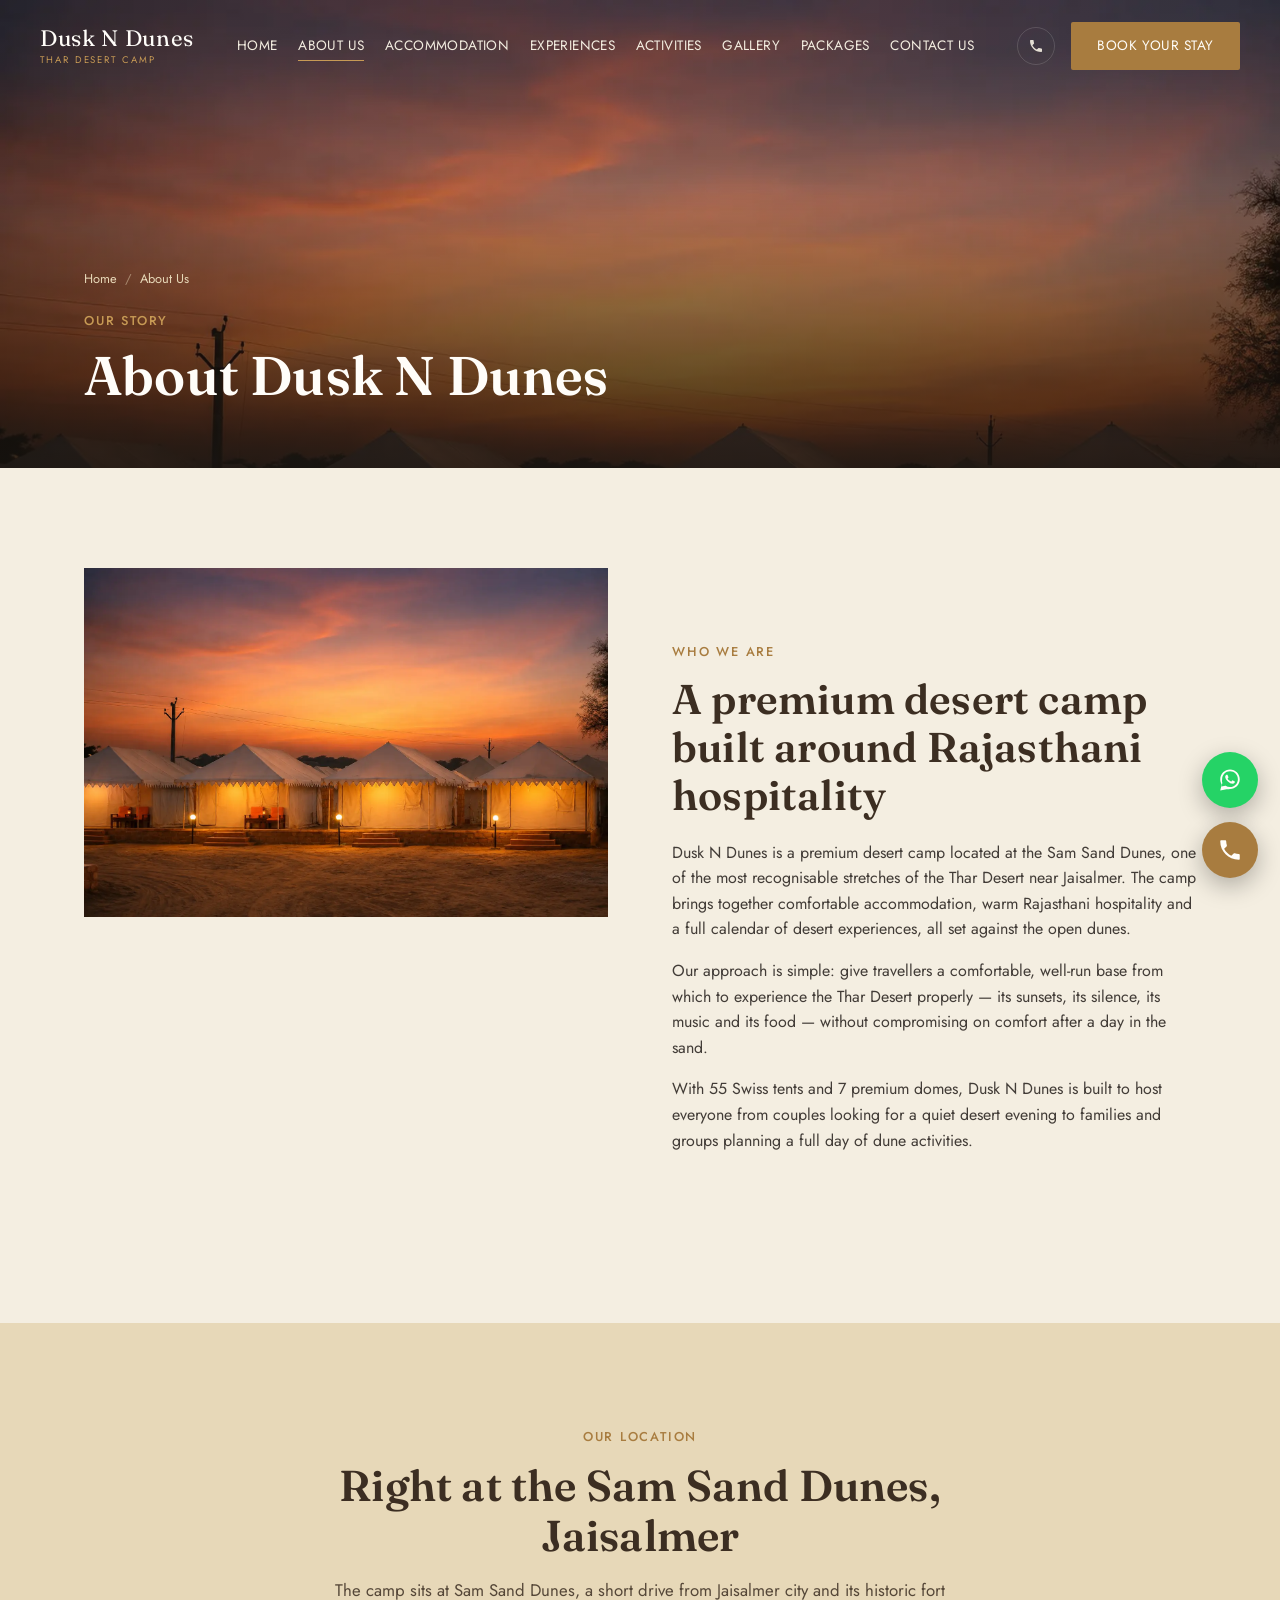
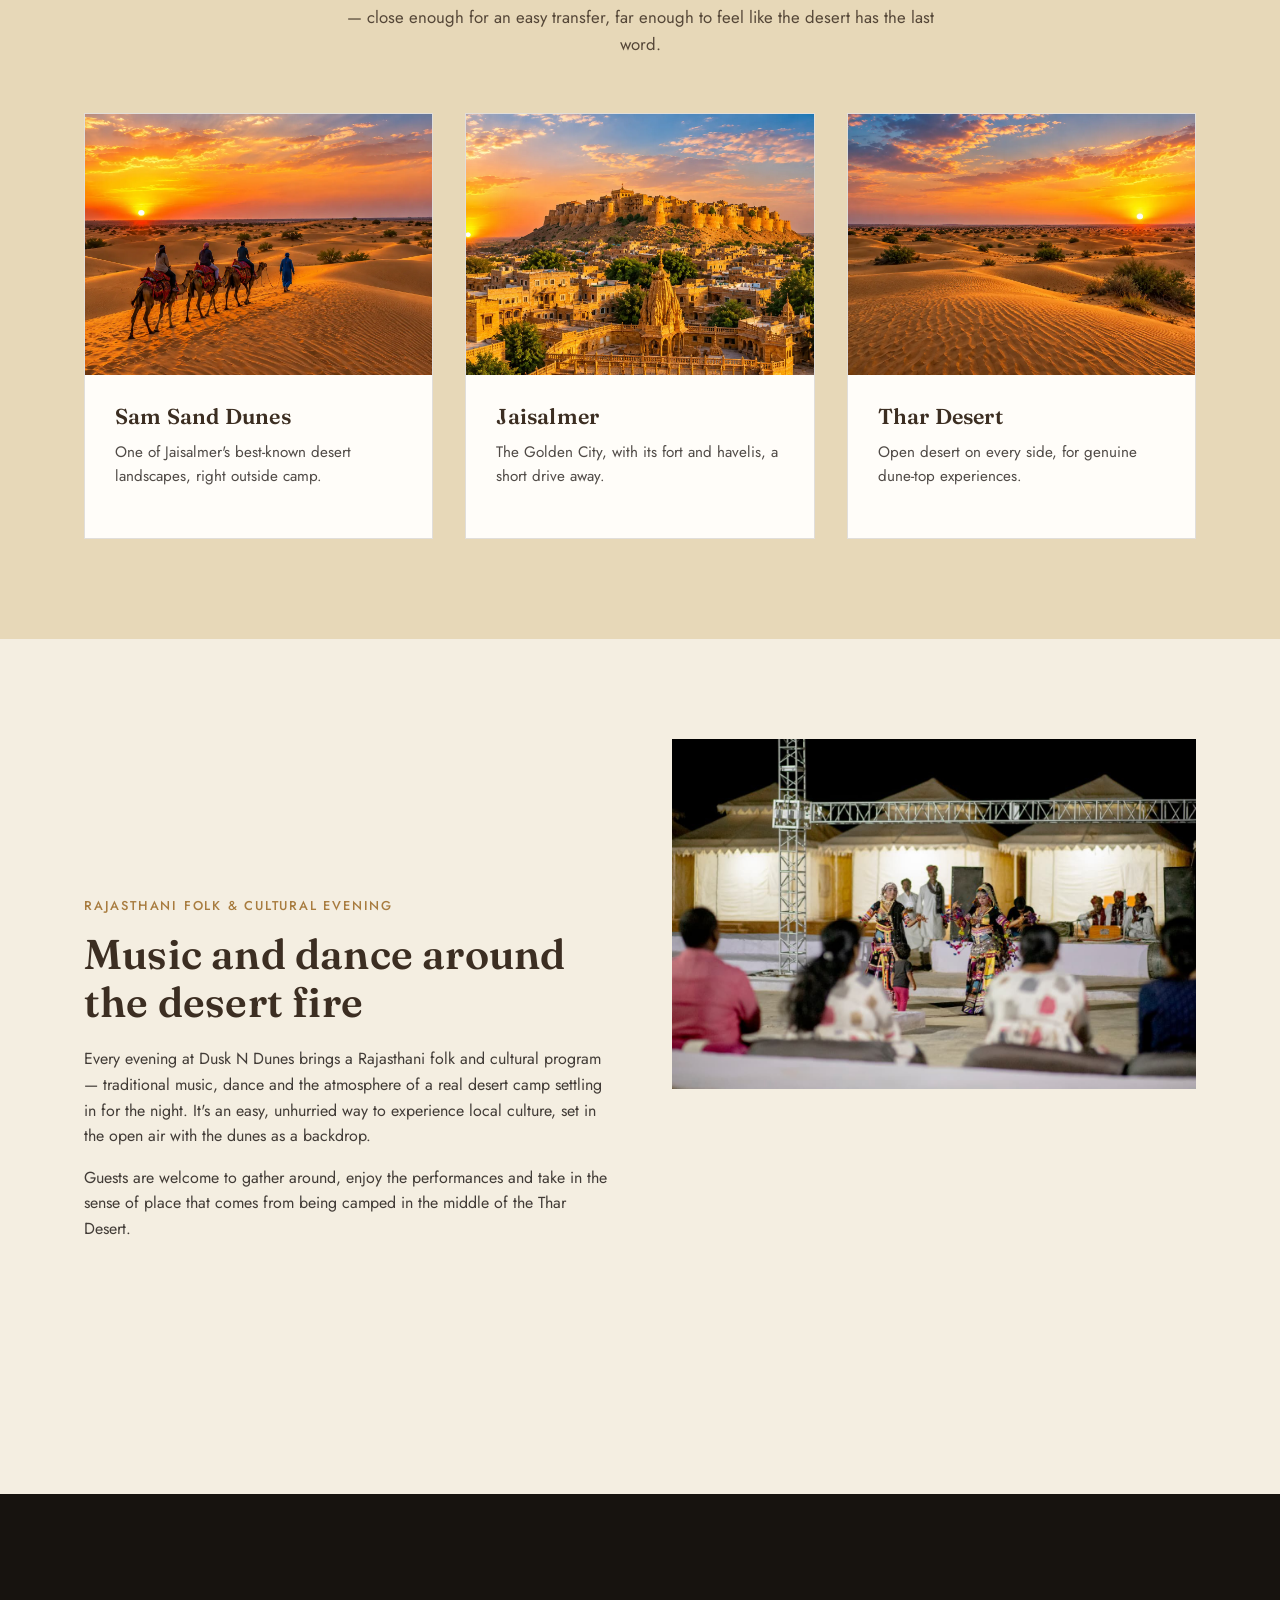
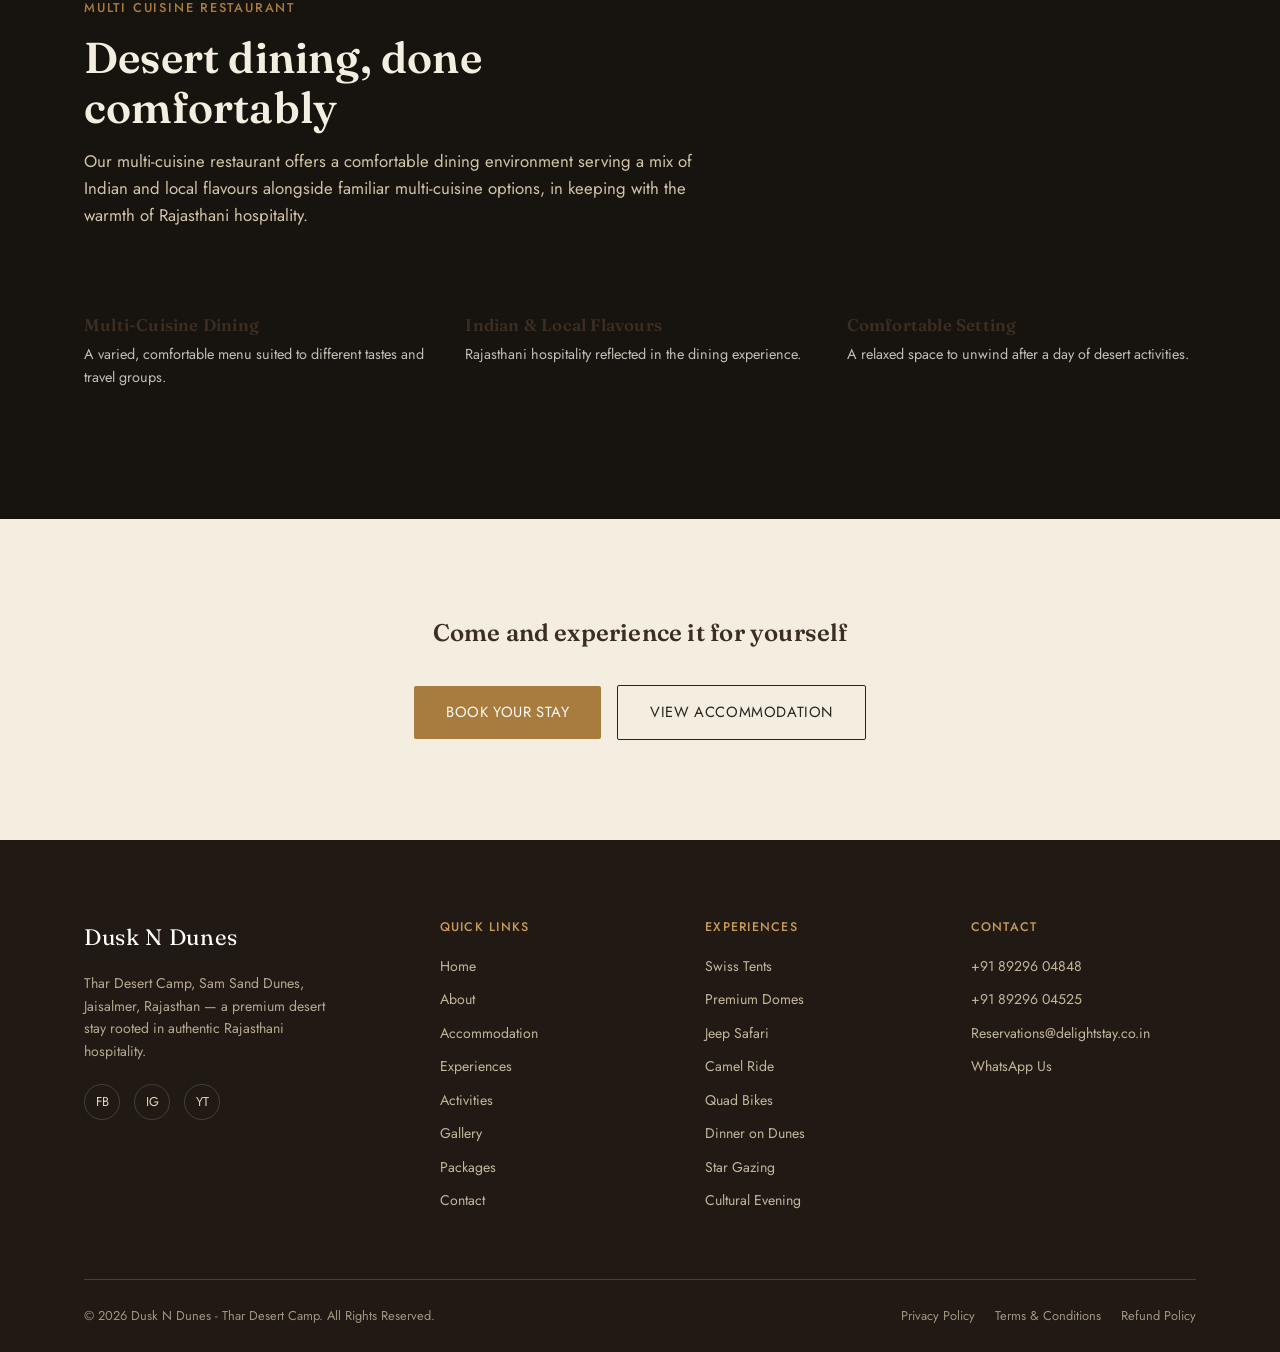
<file: about.html>
<!DOCTYPE html>
<html lang="en">
<head>
  <meta charset="UTF-8">
    <meta name="viewport" content="width=device-width, initial-scale=1.0">
    <title>About Us | Dusk N Dunes Desert Camp, Jaisalmer</title>
    <meta name="description" content="Learn about Dusk N Dunes, a premium desert camp at Sam Sand Dunes, Jaisalmer, offering Rajasthani hospitality, cultural evenings and multi-cuisine dining.">
    <link rel="canonical" href="https://www.dusknddunes.com/about.html">
    <meta name="robots" content="index, follow">

    <!-- Open Graph -->
    <meta property="og:type" content="website">
    <meta property="og:title" content="About Us | Dusk N Dunes Desert Camp, Jaisalmer">
    <meta property="og:description" content="Learn about Dusk N Dunes, a premium desert camp at Sam Sand Dunes, Jaisalmer, offering Rajasthani hospitality, cultural evenings and multi-cuisine dining.">
    <meta property="og:image" content="https://www.dusknddunes.com/images/desert/about-hero.jpg">
    <meta property="og:url" content="https://www.dusknddunes.com/about.html">
    <meta property="og:site_name" content="Dusk N Dunes - Thar Desert Camp">

    <!-- Twitter -->
    <meta name="twitter:card" content="summary_large_image">
    <meta name="twitter:title" content="About Us | Dusk N Dunes Desert Camp, Jaisalmer">
    <meta name="twitter:description" content="Learn about Dusk N Dunes, a premium desert camp at Sam Sand Dunes, Jaisalmer, offering Rajasthani hospitality, cultural evenings and multi-cuisine dining.">
    <meta name="twitter:image" content="https://www.dusknddunes.com/images/desert/about-hero.jpg">

    <link rel="icon" href="images/favicon.png" type="image/png">
    <link rel="preconnect" href="https://fonts.googleapis.com">
    <link rel="preconnect" href="https://fonts.gstatic.com" crossorigin>
    <link href="https://fonts.googleapis.com/css2?family=Fraunces:ital,wght@0,500;0,600;1,500&family=Jost:wght@400;500;600&display=swap" rel="stylesheet">
    <link rel="stylesheet" href="css/style.css">
    <link rel="stylesheet" href="css/responsive.css">
    
</head>
<body>
  <a class="skip-link" href="#main">Skip to content</a>
  <header class="site-header">
    <div class="header-inner">
      <a href="index.html" class="brand">
        <span class="brand-name">Dusk N Dunes</span>
        <span class="brand-sub">THAR DESERT CAMP</span>
      </a>
      <nav class="main-nav" aria-label="Primary">
        <a href="index.html">HOME</a>
        <a href="about.html" class="active">ABOUT US</a>
        <a href="accommodation.html">ACCOMMODATION</a>
        <a href="dinner-on-dunes.html">EXPERIENCES</a>
        <a href="safari-activities.html">ACTIVITIES</a>
        <a href="gallery.html">GALLERY</a>
        <a href="tour-packages.html">PACKAGES</a>
        <a href="contact.html">CONTACT US</a>
      </nav>
      <div class="header-actions">
        <a href="tel:+918929604848" class="phone-link" aria-label="Call +91 89296 04848" title="+91 89296 04848">
          <svg viewBox="0 0 24 24" fill="currentColor" aria-hidden="true"><path d="M6.6 10.8c1.4 2.8 3.8 5.1 6.6 6.6l2.2-2.2c.3-.3.7-.4 1-.2 1.1.4 2.3.6 3.6.6.6 0 1 .4 1 1V20c0 .6-.4 1-1 1C10.6 21 3 13.4 3 4c0-.6.4-1 1-1h3.5c.6 0 1 .4 1 1 0 1.3.2 2.5.6 3.6.1.4 0 .8-.3 1.1L6.6 10.8z"/></svg>
          <span class="phone-text">+91 89296 04848</span>
        </a>
        <a href="contact.html#enquiry" class="btn btn-primary btn-header-cta">BOOK YOUR STAY</a>
        <button class="hamburger" aria-label="Open menu" aria-expanded="false">
          <span></span><span></span><span></span>
        </button>
      </div>
    </div>
  </header>

  <nav class="mobile-nav" aria-label="Mobile">
    <a href="index.html">HOME</a>
        <a href="about.html">ABOUT US</a>
        <a href="accommodation.html">ACCOMMODATION</a>
        <a href="dinner-on-dunes.html">EXPERIENCES</a>
        <a href="safari-activities.html">ACTIVITIES</a>
        <a href="gallery.html">GALLERY</a>
        <a href="tour-packages.html">PACKAGES</a>
        <a href="contact.html">CONTACT US</a>
    <a href="contact.html#enquiry" class="btn btn-primary">BOOK YOUR STAY</a>
    <div class="mobile-nav-contact">
      <a href="tel:+918929604848">CALL NOW — +91 89296 04848</a>
      <a href="https://wa.me/918929604848" target="_blank" rel="noopener">WHATSAPP US</a>
    </div>
  </nav>

  <main id="main">

    <section class="page-hero">
      <div class="hero-media">
        <figure class="ph-img " data-label="About Dusk N Dunes — desert panorama"><img src="images/desert/about-hero.webp" alt="Panoramic view of the Thar Desert near Jaisalmer" loading="lazy" width="800" height="600"></figure>
      </div>
      <div class="hero-content">
        <div class="breadcrumbs"><a href="index.html">Home</a><span>/</span>About Us</div>
        <span class="eyebrow">OUR STORY</span>
        <h1>About Dusk N Dunes</h1>
      </div>
    </section>

    <section class="section reveal">
      <div class="container split">
        <div class="split-media">
          <figure class="ph-img " data-label="Camp at evening"><img src="images/desert/about-hero.webp" alt="Dusk N Dunes desert camp lit up in the evening" loading="lazy" width="800" height="600"></figure>
        </div>
        <div class="split-text">
          <span class="eyebrow">WHO WE ARE</span>
          <h2>A premium desert camp built around Rajasthani hospitality</h2>
          <p>Dusk N Dunes is a premium desert camp located at the Sam Sand Dunes, one of the most recognisable stretches of the Thar Desert near Jaisalmer. The camp brings together comfortable accommodation, warm Rajasthani hospitality and a full calendar of desert experiences, all set against the open dunes.</p>
          <p>Our approach is simple: give travellers a comfortable, well-run base from which to experience the Thar Desert properly — its sunsets, its silence, its music and its food — without compromising on comfort after a day in the sand.</p>
          <p>With 55 Swiss tents and 7 premium domes, Dusk N Dunes is built to host everyone from couples looking for a quiet desert evening to families and groups planning a full day of dune activities.</p>
        </div>
      </div>
    </section>

    <section class="section section--sand reveal">
      <div class="container">
        <div class="section-head center">
          <span class="eyebrow">OUR LOCATION</span>
          <h2>Right at the Sam Sand Dunes, Jaisalmer</h2>
          <p style="margin:0 auto;">The camp sits at Sam Sand Dunes, a short drive from Jaisalmer city and its historic fort — close enough for an easy transfer, far enough to feel like the desert has the last word.</p>
        </div>
        <div class="card-grid cols-3">
          <div class="card">
            <div class="card-media ph-img" data-label="Sam Sand Dunes">
              <img src="images/desert/sam-sand-dunes.webp" alt="Sam Sand Dunes near Jaisalmer, Rajasthan" loading="lazy" width="600" height="450">
            </div>
            <div class="card-body"><h3>Sam Sand Dunes</h3><p>One of Jaisalmer's best-known desert landscapes, right outside camp.</p></div>
          </div>
          <div class="card">
            <div class="card-media ph-img" data-label="Jaisalmer Fort">
              <img src="images/desert/jaisalmer-landscape.webp" alt="Jaisalmer landscape near the Thar Desert" loading="lazy" width="600" height="450">
            </div>
            <div class="card-body"><h3>Jaisalmer</h3><p>The Golden City, with its fort and havelis, a short drive away.</p></div>
          </div>
          <div class="card">
            <div class="card-media ph-img" data-label="Thar Desert">
              <img src="images/desert/thar-desert.webp" alt="Thar Desert landscape around Dusk N Dunes camp" loading="lazy" width="600" height="450">
            </div>
            <div class="card-body"><h3>Thar Desert</h3><p>Open desert on every side, for genuine dune-top experiences.</p></div>
          </div>
        </div>
      </div>
    </section>

    <section class="section reveal">
      <div class="container split">
        <div class="split-text">
          <span class="eyebrow">RAJASTHANI FOLK &amp; CULTURAL EVENING</span>
          <h2>Music and dance around the desert fire</h2>
          <p>Every evening at Dusk N Dunes brings a Rajasthani folk and cultural program — traditional music, dance and the atmosphere of a real desert camp settling in for the night. It's an easy, unhurried way to experience local culture, set in the open air with the dunes as a backdrop.</p>
          <p>Guests are welcome to gather around, enjoy the performances and take in the sense of place that comes from being camped in the middle of the Thar Desert.</p>
        </div>
        <div class="split-media">
          <figure class="ph-img " data-label="Rajasthani folk dance evening"><img src="images/cultural/rajasthani-folk-dance.jpeg" alt="Rajasthani folk dancers performing at Dusk N Dunes camp in the evening" loading="lazy" width="800" height="600"></figure>
        </div>
      </div>
    </section>

    <section class="section section--dark">
      <div class="container">
        <div class="section-head">
          <span class="eyebrow">MULTI CUISINE RESTAURANT</span>
          <h2>Desert dining, done comfortably</h2>
          <p>Our multi-cuisine restaurant offers a comfortable dining environment serving a mix of Indian and local flavours alongside familiar multi-cuisine options, in keeping with the warmth of Rajasthani hospitality.</p>
        </div>
        <div class="feature-strip">
          <div class="item"><h4>Multi-Cuisine Dining</h4><p>A varied, comfortable menu suited to different tastes and travel groups.</p></div>
          <div class="item"><h4>Indian &amp; Local Flavours</h4><p>Rajasthani hospitality reflected in the dining experience.</p></div>
          <div class="item"><h4>Comfortable Setting</h4><p>A relaxed space to unwind after a day of desert activities.</p></div>
        </div>
      </div>
    </section>

    <section class="section">
      <div class="container center" style="max-width:640px;text-align:center;">
        <h2 style="margin-bottom:18px;">Come and experience it for yourself</h2>
        <div class="hero-ctas" style="justify-content:center;">
          <a href="contact.html#enquiry" class="btn btn-primary">BOOK YOUR STAY</a>
          <a href="accommodation.html" class="btn btn-outline">VIEW ACCOMMODATION</a>
        </div>
      </div>
    </section>

  </main>

  <footer class="site-footer">
    <div class="container">
      <div class="footer-grid">
        <div class="footer-brand">
          <span class="brand-name">Dusk N Dunes</span>
          <p>Thar Desert Camp, Sam Sand Dunes, Jaisalmer, Rajasthan — a premium desert stay rooted in authentic Rajasthani hospitality.</p>
          <div class="footer-social" aria-label="Social media">
            <a href="#" aria-label="Facebook">FB</a>
            <a href="#" aria-label="Instagram">IG</a>
            <a href="#" aria-label="YouTube">YT</a>
          </div>
        </div>
        <div class="footer-col">
          <h4>QUICK LINKS</h4>
          <ul>
            <li><a href="index.html">Home</a></li>
            <li><a href="about.html">About</a></li>
            <li><a href="accommodation.html">Accommodation</a></li>
            <li><a href="safari-activities.html">Experiences</a></li>
            <li><a href="safari-activities.html">Activities</a></li>
            <li><a href="gallery.html">Gallery</a></li>
            <li><a href="tour-packages.html">Packages</a></li>
            <li><a href="contact.html">Contact</a></li>
          </ul>
        </div>
        <div class="footer-col">
          <h4>EXPERIENCES</h4>
          <ul>
            <li><a href="swiss-tents.html">Swiss Tents</a></li>
            <li><a href="premium-domes.html">Premium Domes</a></li>
            <li><a href="safari-activities.html">Jeep Safari</a></li>
            <li><a href="safari-activities.html">Camel Ride</a></li>
            <li><a href="safari-activities.html">Quad Bikes</a></li>
            <li><a href="dinner-on-dunes.html">Dinner on Dunes</a></li>
            <li><a href="safari-activities.html">Star Gazing</a></li>
            <li><a href="about.html">Cultural Evening</a></li>
          </ul>
        </div>
        <div class="footer-col">
          <h4>CONTACT</h4>
          <ul>
            <li><a href="tel:+918929604848">+91 89296 04848</a></li>
            <li><a href="tel:+918929604525">+91 89296 04525</a></li>
            <li><a href="mailto:Reservations@delightstay.co.in">Reservations@delightstay.co.in</a></li>
            <li><a href="https://wa.me/918929604848" target="_blank" rel="noopener">WhatsApp Us</a></li>
          </ul>
        </div>
      </div>
      <div class="footer-bottom">
        <span>&copy; <span data-year>2026</span> Dusk N Dunes - Thar Desert Camp. All Rights Reserved.</span>
        <div class="footer-legal">
          <a href="privacy-policy.html">Privacy Policy</a>
          <a href="terms-condition.html">Terms &amp; Conditions</a>
          <a href="refund-policy.html">Refund Policy</a>
        </div>
      </div>
    </div>
  </footer>
  <div class="float-stack">
    <a class="float-btn whatsapp" href="https://wa.me/918929604848" target="_blank" rel="noopener" aria-label="Chat on WhatsApp"><svg viewBox="0 0 32 32" fill="currentColor" aria-hidden="true"><path d="M16.02 3C9.4 3 4 8.37 4 15c0 2.35.66 4.55 1.8 6.43L4 29l7.77-1.75A11.9 11.9 0 0 0 16.02 27C22.63 27 28 21.63 28 15S22.63 3 16.02 3zm0 21.7c-2 0-3.87-.55-5.47-1.5l-.39-.23-4.6 1.04 1.06-4.5-.25-.4A9.63 9.63 0 0 1 6.3 15c0-5.36 4.36-9.7 9.72-9.7 5.36 0 9.7 4.34 9.7 9.7 0 5.36-4.34 9.7-9.7 9.7zm5.32-7.27c-.29-.15-1.72-.85-1.99-.95-.27-.1-.46-.15-.66.15-.2.29-.75.95-.92 1.15-.17.2-.34.22-.63.07-.29-.15-1.22-.45-2.33-1.44-.86-.77-1.44-1.72-1.61-2.01-.17-.29-.02-.45.13-.6.13-.13.29-.34.44-.51.15-.17.2-.29.29-.49.1-.2.05-.37-.02-.51-.07-.15-.66-1.58-.9-2.17-.24-.57-.48-.49-.66-.5-.17-.01-.37-.01-.56-.01-.2 0-.51.07-.78.37-.27.29-1.02 1-1.02 2.44s1.05 2.83 1.19 3.03c.15.2 2.06 3.14 5 4.4.7.3 1.24.48 1.67.61.7.22 1.34.19 1.84.11.56-.08 1.72-.7 1.96-1.38.24-.68.24-1.26.17-1.38-.07-.12-.26-.2-.55-.35z"/></svg></a>
    <a class="float-btn call" href="tel:+918929604848" aria-label="Call Dusk N Dunes"><svg viewBox="0 0 24 24" fill="currentColor" aria-hidden="true"><path d="M6.6 10.8c1.4 2.8 3.8 5.1 6.6 6.6l2.2-2.2c.3-.3.7-.4 1-.2 1.1.4 2.3.6 3.6.6.6 0 1 .4 1 1V20c0 .6-.4 1-1 1C10.6 21 3 13.4 3 4c0-.6.4-1 1-1h3.5c.6 0 1 .4 1 1 0 1.3.2 2.5.6 3.6.1.4 0 .8-.3 1.1L6.6 10.8z"/></svg></a>
  </div>
  <button class="back-to-top" aria-label="Back to top"><svg viewBox="0 0 24 24" fill="none" stroke="currentColor" stroke-width="2" stroke-linecap="round" stroke-linejoin="round" aria-hidden="true"><path d="M12 19V5M5 12l7-7 7 7"/></svg></button>

  <script src="js/main.js"></script>
  
</body>
</html>
</file>
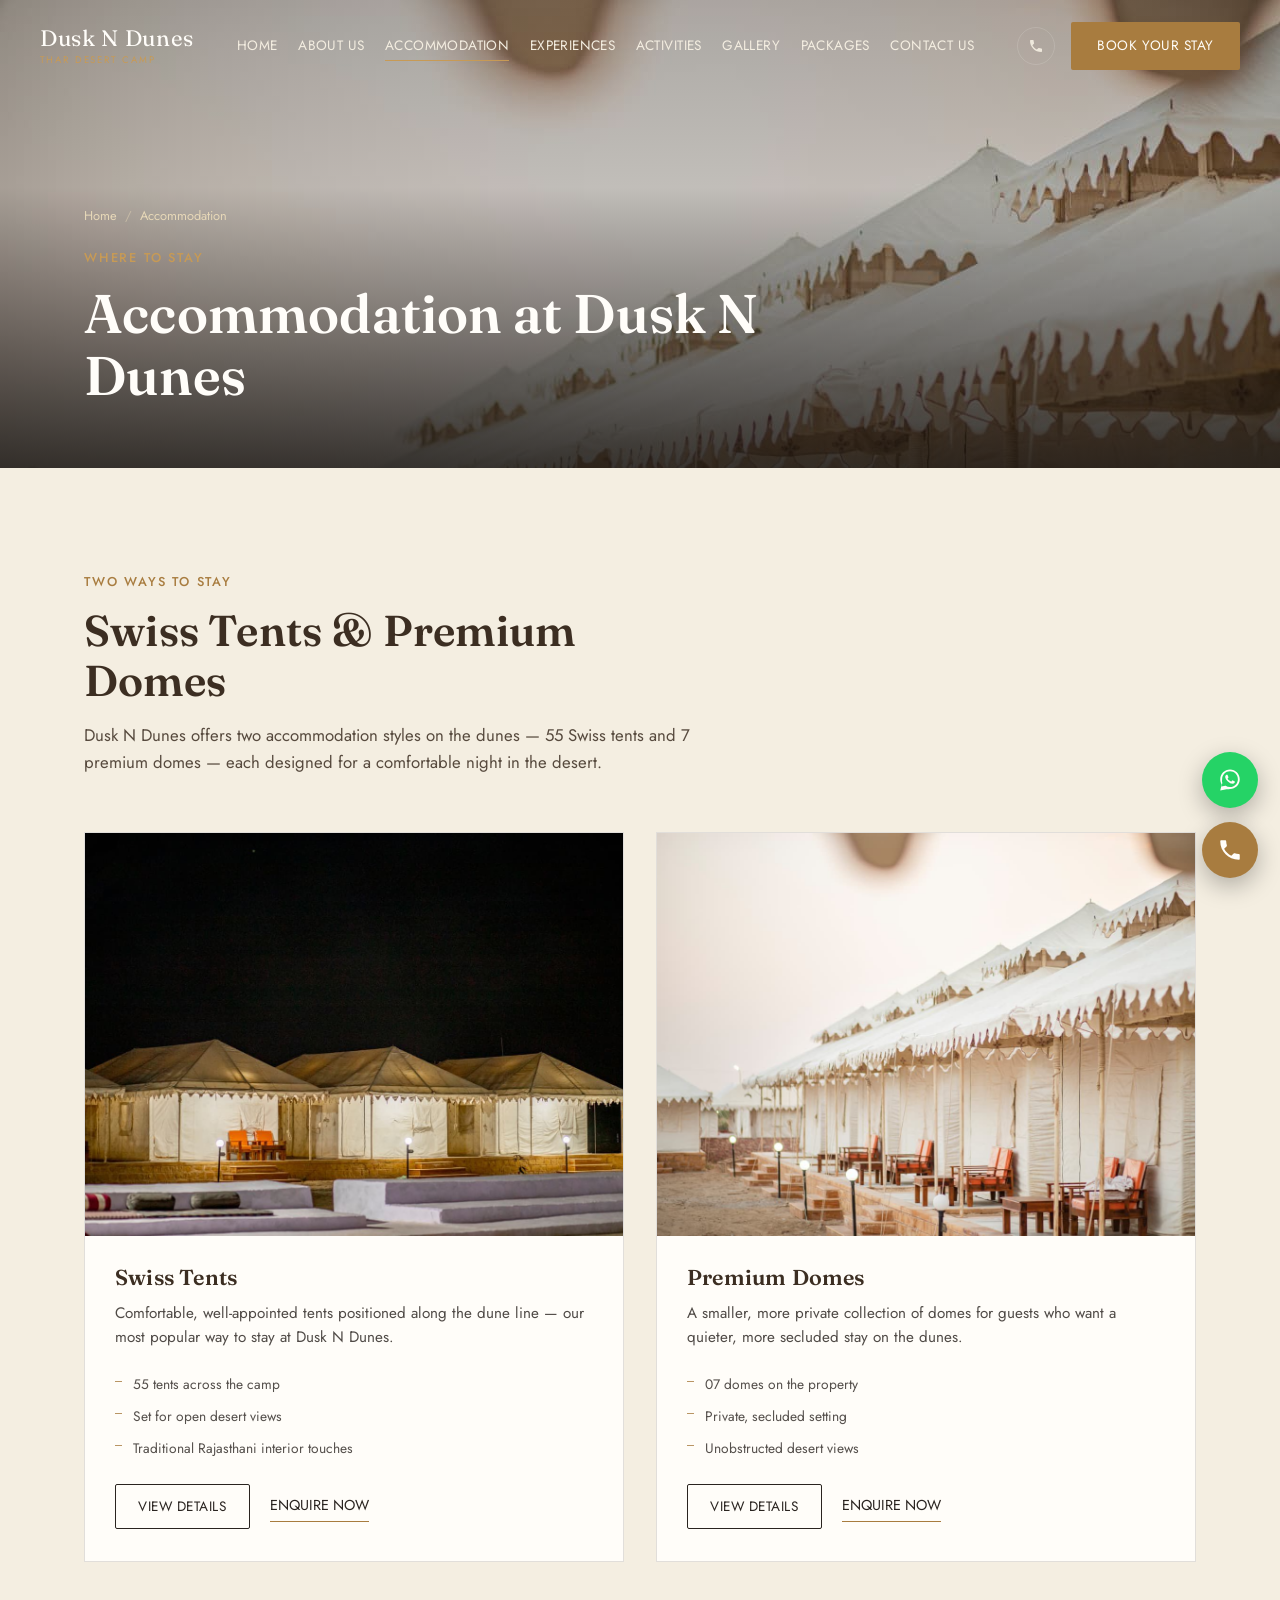
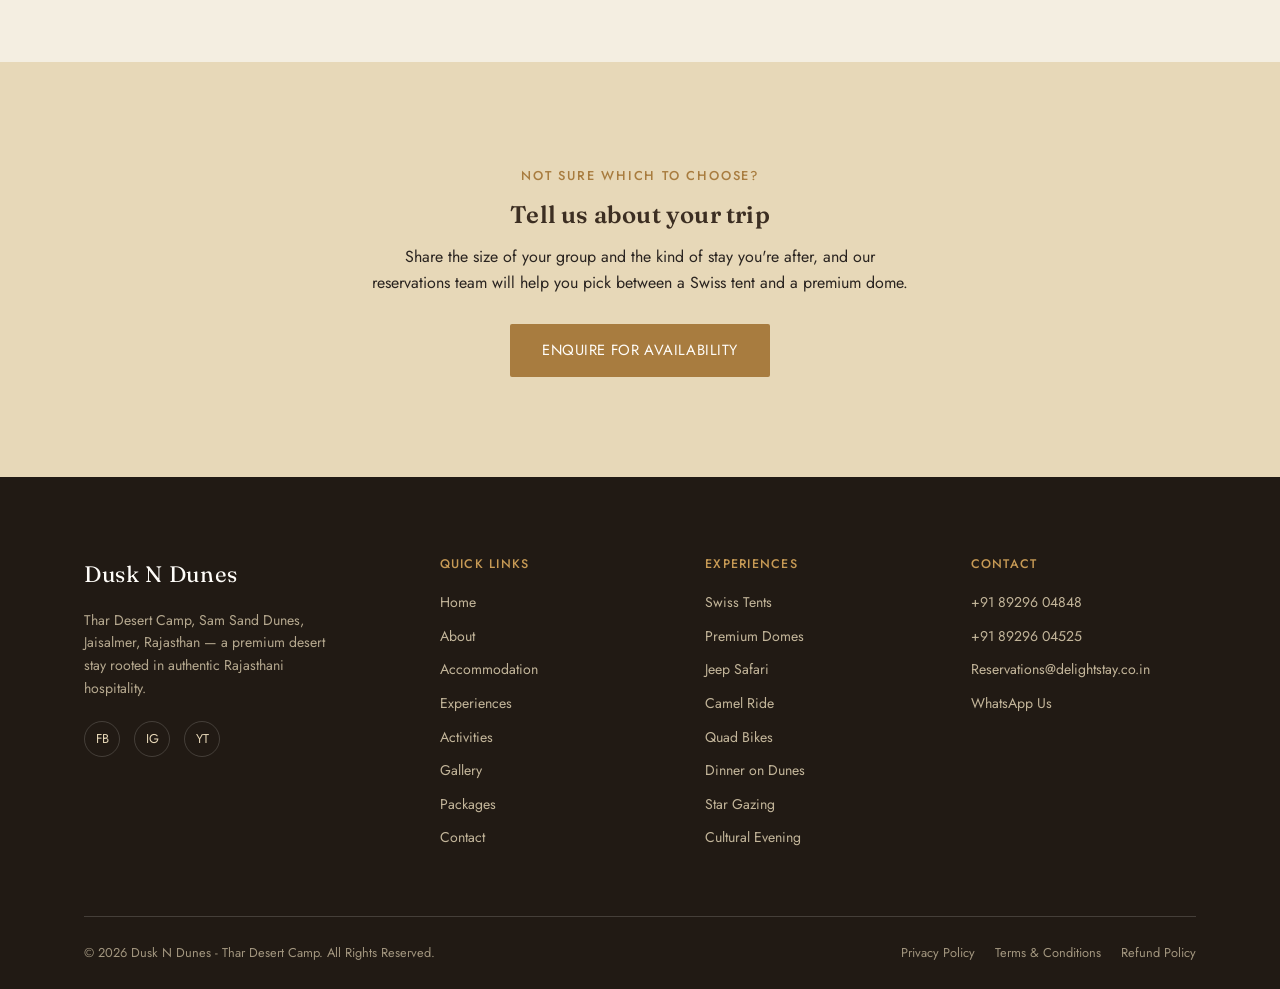
<file: accommodation.html>
<!DOCTYPE html>
<html lang="en">
<head>
  <meta charset="UTF-8">
    <meta name="viewport" content="width=device-width, initial-scale=1.0">
    <title>Accommodation | Swiss Tents & Premium Domes | Dusk N Dunes Jaisalmer</title>
    <meta name="description" content="Explore accommodation at Dusk N Dunes desert camp — 55 luxury Swiss tents and 7 premium domes at Sam Sand Dunes, Jaisalmer.">
    <link rel="canonical" href="https://www.dusknddunes.com/accommodation.html">
    <meta name="robots" content="index, follow">

    <!-- Open Graph -->
    <meta property="og:type" content="website">
    <meta property="og:title" content="Accommodation | Swiss Tents & Premium Domes | Dusk N Dunes Jaisalmer">
    <meta property="og:description" content="Explore accommodation at Dusk N Dunes desert camp — 55 luxury Swiss tents and 7 premium domes at Sam Sand Dunes, Jaisalmer.">
    <meta property="og:image" content="https://www.dusknddunes.com/images/tents/accommodation-hero.jpg">
    <meta property="og:url" content="https://www.dusknddunes.com/accommodation.html">
    <meta property="og:site_name" content="Dusk N Dunes - Thar Desert Camp">

    <!-- Twitter -->
    <meta name="twitter:card" content="summary_large_image">
    <meta name="twitter:title" content="Accommodation | Swiss Tents & Premium Domes | Dusk N Dunes Jaisalmer">
    <meta name="twitter:description" content="Explore accommodation at Dusk N Dunes desert camp — 55 luxury Swiss tents and 7 premium domes at Sam Sand Dunes, Jaisalmer.">
    <meta name="twitter:image" content="https://www.dusknddunes.com/images/tents/accommodation-hero.jpg">

    <link rel="icon" href="images/favicon.png" type="image/png">
    <link rel="preconnect" href="https://fonts.googleapis.com">
    <link rel="preconnect" href="https://fonts.gstatic.com" crossorigin>
    <link href="https://fonts.googleapis.com/css2?family=Fraunces:ital,wght@0,500;0,600;1,500&family=Jost:wght@400;500;600&display=swap" rel="stylesheet">
    <link rel="stylesheet" href="css/style.css">
    <link rel="stylesheet" href="css/responsive.css">
    
</head>
<body>
  <a class="skip-link" href="#main">Skip to content</a>
  <header class="site-header">
    <div class="header-inner">
      <a href="index.html" class="brand">
        <span class="brand-name">Dusk N Dunes</span>
        <span class="brand-sub">THAR DESERT CAMP</span>
      </a>
      <nav class="main-nav" aria-label="Primary">
        <a href="index.html">HOME</a>
        <a href="about.html">ABOUT US</a>
        <a href="accommodation.html" class="active">ACCOMMODATION</a>
        <a href="dinner-on-dunes.html">EXPERIENCES</a>
        <a href="safari-activities.html">ACTIVITIES</a>
        <a href="gallery.html">GALLERY</a>
        <a href="tour-packages.html">PACKAGES</a>
        <a href="contact.html">CONTACT US</a>
      </nav>
      <div class="header-actions">
        <a href="tel:+918929604848" class="phone-link" aria-label="Call +91 89296 04848" title="+91 89296 04848">
          <svg viewBox="0 0 24 24" fill="currentColor" aria-hidden="true"><path d="M6.6 10.8c1.4 2.8 3.8 5.1 6.6 6.6l2.2-2.2c.3-.3.7-.4 1-.2 1.1.4 2.3.6 3.6.6.6 0 1 .4 1 1V20c0 .6-.4 1-1 1C10.6 21 3 13.4 3 4c0-.6.4-1 1-1h3.5c.6 0 1 .4 1 1 0 1.3.2 2.5.6 3.6.1.4 0 .8-.3 1.1L6.6 10.8z"/></svg>
          <span class="phone-text">+91 89296 04848</span>
        </a>
        <a href="contact.html#enquiry" class="btn btn-primary btn-header-cta">BOOK YOUR STAY</a>
        <button class="hamburger" aria-label="Open menu" aria-expanded="false">
          <span></span><span></span><span></span>
        </button>
      </div>
    </div>
  </header>

  <nav class="mobile-nav" aria-label="Mobile">
    <a href="index.html">HOME</a>
        <a href="about.html">ABOUT US</a>
        <a href="accommodation.html">ACCOMMODATION</a>
        <a href="dinner-on-dunes.html">EXPERIENCES</a>
        <a href="safari-activities.html">ACTIVITIES</a>
        <a href="gallery.html">GALLERY</a>
        <a href="tour-packages.html">PACKAGES</a>
        <a href="contact.html">CONTACT US</a>
    <a href="contact.html#enquiry" class="btn btn-primary">BOOK YOUR STAY</a>
    <div class="mobile-nav-contact">
      <a href="tel:+918929604848">CALL NOW — +91 89296 04848</a>
      <a href="https://wa.me/918929604848" target="_blank" rel="noopener">WHATSAPP US</a>
    </div>
  </nav>

  <main id="main">

    <section class="page-hero">
      <div class="hero-media">
        <figure class="ph-img " data-label="Accommodation hero — tents and domes"><img src="images/domes/premium-dome-exterior.jpeg" alt="Swiss tents and premium domes at Dusk N Dunes desert camp" loading="lazy" width="800" height="600"></figure>
      </div>
      <div class="hero-content">
        <div class="breadcrumbs"><a href="index.html">Home</a><span>/</span>Accommodation</div>
        <span class="eyebrow">WHERE TO STAY</span>
        <h1>Accommodation at Dusk N Dunes</h1>
      </div>
    </section>

    <section class="section reveal">
      <div class="container">
        <div class="section-head">
          <span class="eyebrow">TWO WAYS TO STAY</span>
          <h2>Swiss Tents &amp; Premium Domes</h2>
          <p>Dusk N Dunes offers two accommodation styles on the dunes — 55 Swiss tents and 7 premium domes — each designed for a comfortable night in the desert.</p>
        </div>
        <div class="card-grid">
          <article class="card">
            <div class="card-media ph-img" data-label="Swiss Tent">
              <img src="images/tents/swiss-tent-exterior.jpeg" alt="Interior of a luxury Swiss tent at Dusk N Dunes" loading="lazy" width="800" height="600">
            </div>
            <div class="card-body">
              <h3>Swiss Tents</h3>
              <p>Comfortable, well-appointed tents positioned along the dune line — our most popular way to stay at Dusk N Dunes.</p>
              <ul class="card-features">
                <li>55 tents across the camp</li>
                <li>Set for open desert views</li>
                <li>Traditional Rajasthani interior touches</li>
              </ul>
              <div class="card-actions">
                <a href="swiss-tents.html" class="btn btn-outline btn-sm">VIEW DETAILS</a>
                <a href="contact.html#enquiry" class="btn-line">ENQUIRE NOW</a>
              </div>
            </div>
          </article>
          <article class="card">
            <div class="card-media ph-img" data-label="Premium Dome">
              <img src="images/domes/premium-dome-exterior.jpeg" alt="Interior of a premium desert dome at Dusk N Dunes" loading="lazy" width="800" height="600">
            </div>
            <div class="card-body">
              <h3>Premium Domes</h3>
              <p>A smaller, more private collection of domes for guests who want a quieter, more secluded stay on the dunes.</p>
              <ul class="card-features">
                <li>07 domes on the property</li>
                <li>Private, secluded setting</li>
                <li>Unobstructed desert views</li>
              </ul>
              <div class="card-actions">
                <a href="premium-domes.html" class="btn btn-outline btn-sm">VIEW DETAILS</a>
                <a href="contact.html#enquiry" class="btn-line">ENQUIRE NOW</a>
              </div>
            </div>
          </article>
        </div>
      </div>
    </section>

    <section class="section section--sand reveal">
      <div class="container center" style="max-width:680px;text-align:center;">
        <span class="eyebrow">NOT SURE WHICH TO CHOOSE?</span>
        <h2 style="margin-bottom:16px;">Tell us about your trip</h2>
        <p style="margin:0 auto 28px;">Share the size of your group and the kind of stay you're after, and our reservations team will help you pick between a Swiss tent and a premium dome.</p>
        <a href="contact.html#enquiry" class="btn btn-primary">ENQUIRE FOR AVAILABILITY</a>
      </div>
    </section>

  </main>

  <footer class="site-footer">
    <div class="container">
      <div class="footer-grid">
        <div class="footer-brand">
          <span class="brand-name">Dusk N Dunes</span>
          <p>Thar Desert Camp, Sam Sand Dunes, Jaisalmer, Rajasthan — a premium desert stay rooted in authentic Rajasthani hospitality.</p>
          <div class="footer-social" aria-label="Social media">
            <a href="#" aria-label="Facebook">FB</a>
            <a href="#" aria-label="Instagram">IG</a>
            <a href="#" aria-label="YouTube">YT</a>
          </div>
        </div>
        <div class="footer-col">
          <h4>QUICK LINKS</h4>
          <ul>
            <li><a href="index.html">Home</a></li>
            <li><a href="about.html">About</a></li>
            <li><a href="accommodation.html">Accommodation</a></li>
            <li><a href="safari-activities.html">Experiences</a></li>
            <li><a href="safari-activities.html">Activities</a></li>
            <li><a href="gallery.html">Gallery</a></li>
            <li><a href="tour-packages.html">Packages</a></li>
            <li><a href="contact.html">Contact</a></li>
          </ul>
        </div>
        <div class="footer-col">
          <h4>EXPERIENCES</h4>
          <ul>
            <li><a href="swiss-tents.html">Swiss Tents</a></li>
            <li><a href="premium-domes.html">Premium Domes</a></li>
            <li><a href="safari-activities.html">Jeep Safari</a></li>
            <li><a href="safari-activities.html">Camel Ride</a></li>
            <li><a href="safari-activities.html">Quad Bikes</a></li>
            <li><a href="dinner-on-dunes.html">Dinner on Dunes</a></li>
            <li><a href="safari-activities.html">Star Gazing</a></li>
            <li><a href="about.html">Cultural Evening</a></li>
          </ul>
        </div>
        <div class="footer-col">
          <h4>CONTACT</h4>
          <ul>
            <li><a href="tel:+918929604848">+91 89296 04848</a></li>
            <li><a href="tel:+918929604525">+91 89296 04525</a></li>
            <li><a href="mailto:Reservations@delightstay.co.in">Reservations@delightstay.co.in</a></li>
            <li><a href="https://wa.me/918929604848" target="_blank" rel="noopener">WhatsApp Us</a></li>
          </ul>
        </div>
      </div>
      <div class="footer-bottom">
        <span>&copy; <span data-year>2026</span> Dusk N Dunes - Thar Desert Camp. All Rights Reserved.</span>
        <div class="footer-legal">
          <a href="privacy-policy.html">Privacy Policy</a>
          <a href="terms-condition.html">Terms &amp; Conditions</a>
          <a href="refund-policy.html">Refund Policy</a>
        </div>
      </div>
    </div>
  </footer>
  <div class="float-stack">
    <a class="float-btn whatsapp" href="https://wa.me/918929604848" target="_blank" rel="noopener" aria-label="Chat on WhatsApp"><svg viewBox="0 0 32 32" fill="currentColor" aria-hidden="true"><path d="M16.02 3C9.4 3 4 8.37 4 15c0 2.35.66 4.55 1.8 6.43L4 29l7.77-1.75A11.9 11.9 0 0 0 16.02 27C22.63 27 28 21.63 28 15S22.63 3 16.02 3zm0 21.7c-2 0-3.87-.55-5.47-1.5l-.39-.23-4.6 1.04 1.06-4.5-.25-.4A9.63 9.63 0 0 1 6.3 15c0-5.36 4.36-9.7 9.72-9.7 5.36 0 9.7 4.34 9.7 9.7 0 5.36-4.34 9.7-9.7 9.7zm5.32-7.27c-.29-.15-1.72-.85-1.99-.95-.27-.1-.46-.15-.66.15-.2.29-.75.95-.92 1.15-.17.2-.34.22-.63.07-.29-.15-1.22-.45-2.33-1.44-.86-.77-1.44-1.72-1.61-2.01-.17-.29-.02-.45.13-.6.13-.13.29-.34.44-.51.15-.17.2-.29.29-.49.1-.2.05-.37-.02-.51-.07-.15-.66-1.58-.9-2.17-.24-.57-.48-.49-.66-.5-.17-.01-.37-.01-.56-.01-.2 0-.51.07-.78.37-.27.29-1.02 1-1.02 2.44s1.05 2.83 1.19 3.03c.15.2 2.06 3.14 5 4.4.7.3 1.24.48 1.67.61.7.22 1.34.19 1.84.11.56-.08 1.72-.7 1.96-1.38.24-.68.24-1.26.17-1.38-.07-.12-.26-.2-.55-.35z"/></svg></a>
    <a class="float-btn call" href="tel:+918929604848" aria-label="Call Dusk N Dunes"><svg viewBox="0 0 24 24" fill="currentColor" aria-hidden="true"><path d="M6.6 10.8c1.4 2.8 3.8 5.1 6.6 6.6l2.2-2.2c.3-.3.7-.4 1-.2 1.1.4 2.3.6 3.6.6.6 0 1 .4 1 1V20c0 .6-.4 1-1 1C10.6 21 3 13.4 3 4c0-.6.4-1 1-1h3.5c.6 0 1 .4 1 1 0 1.3.2 2.5.6 3.6.1.4 0 .8-.3 1.1L6.6 10.8z"/></svg></a>
  </div>
  <button class="back-to-top" aria-label="Back to top"><svg viewBox="0 0 24 24" fill="none" stroke="currentColor" stroke-width="2" stroke-linecap="round" stroke-linejoin="round" aria-hidden="true"><path d="M12 19V5M5 12l7-7 7 7"/></svg></button>

  <script src="js/main.js"></script>
  
</body>
</html>
</file>
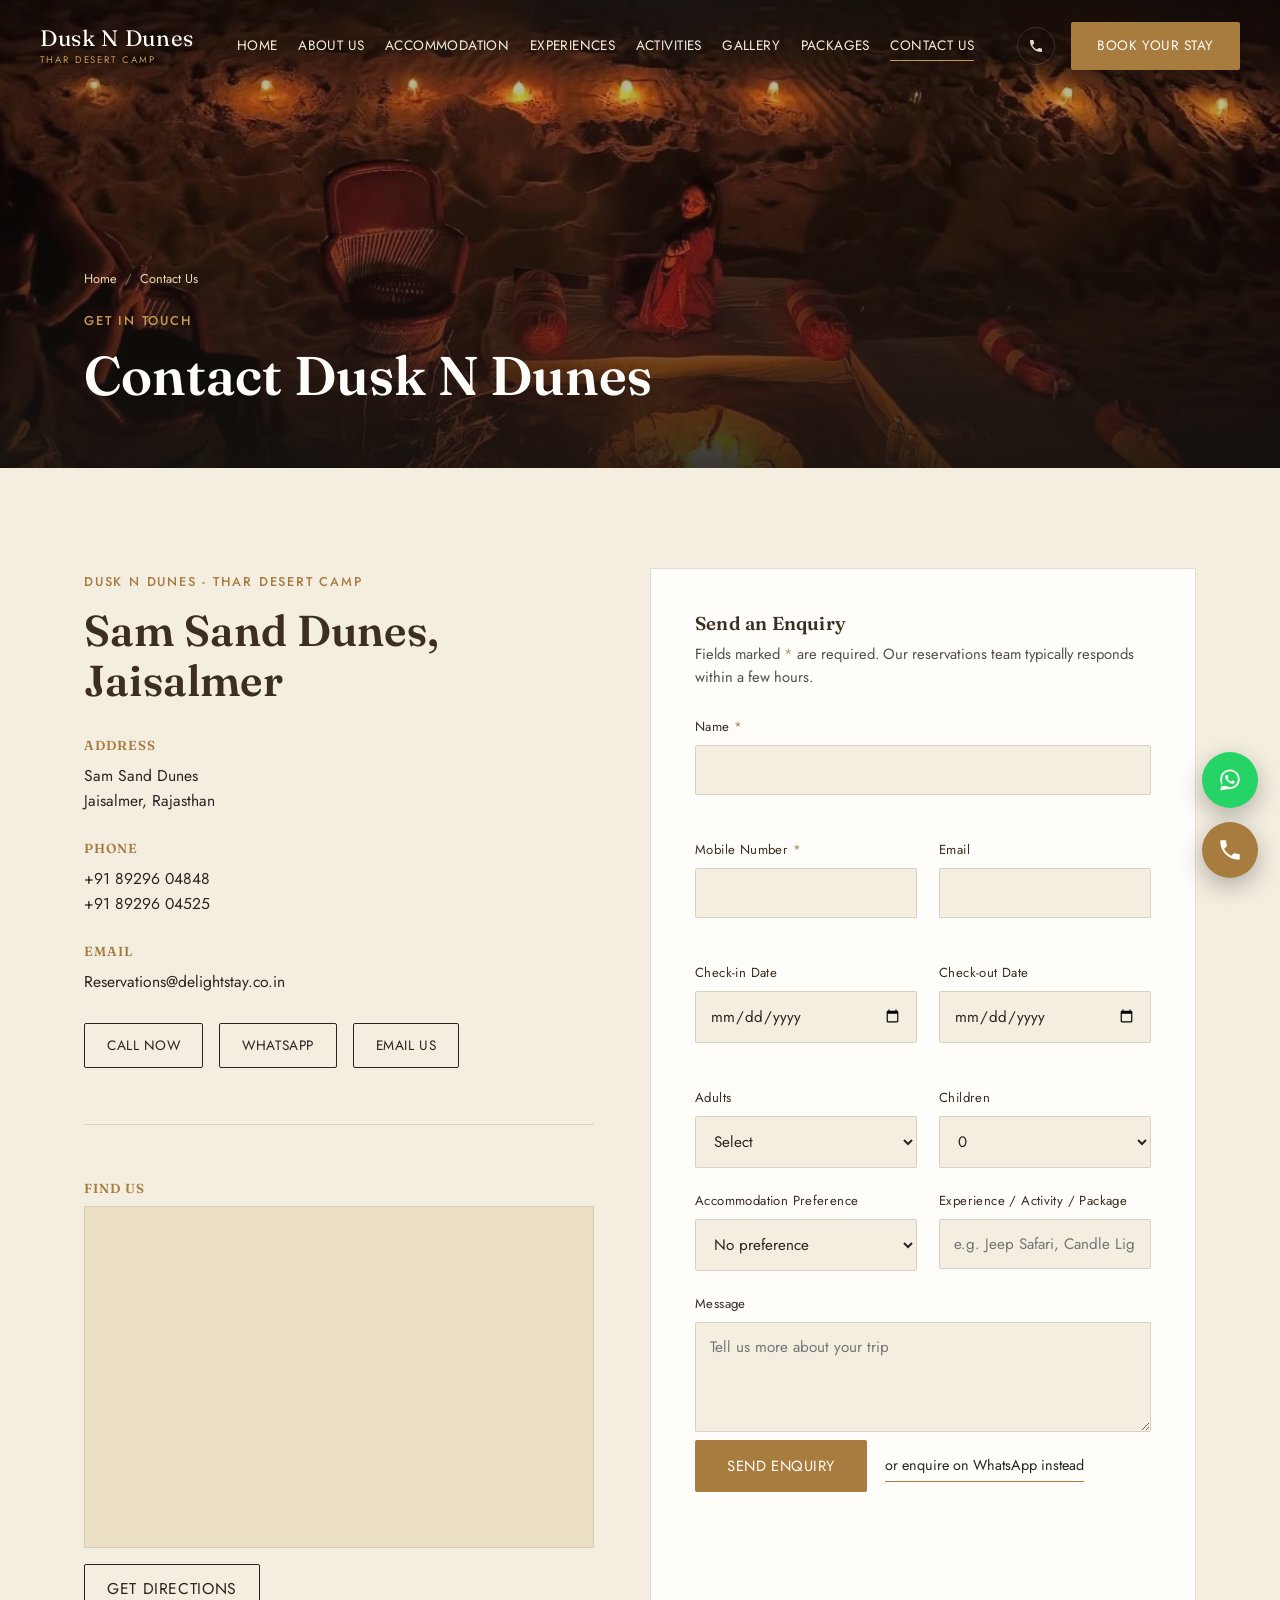
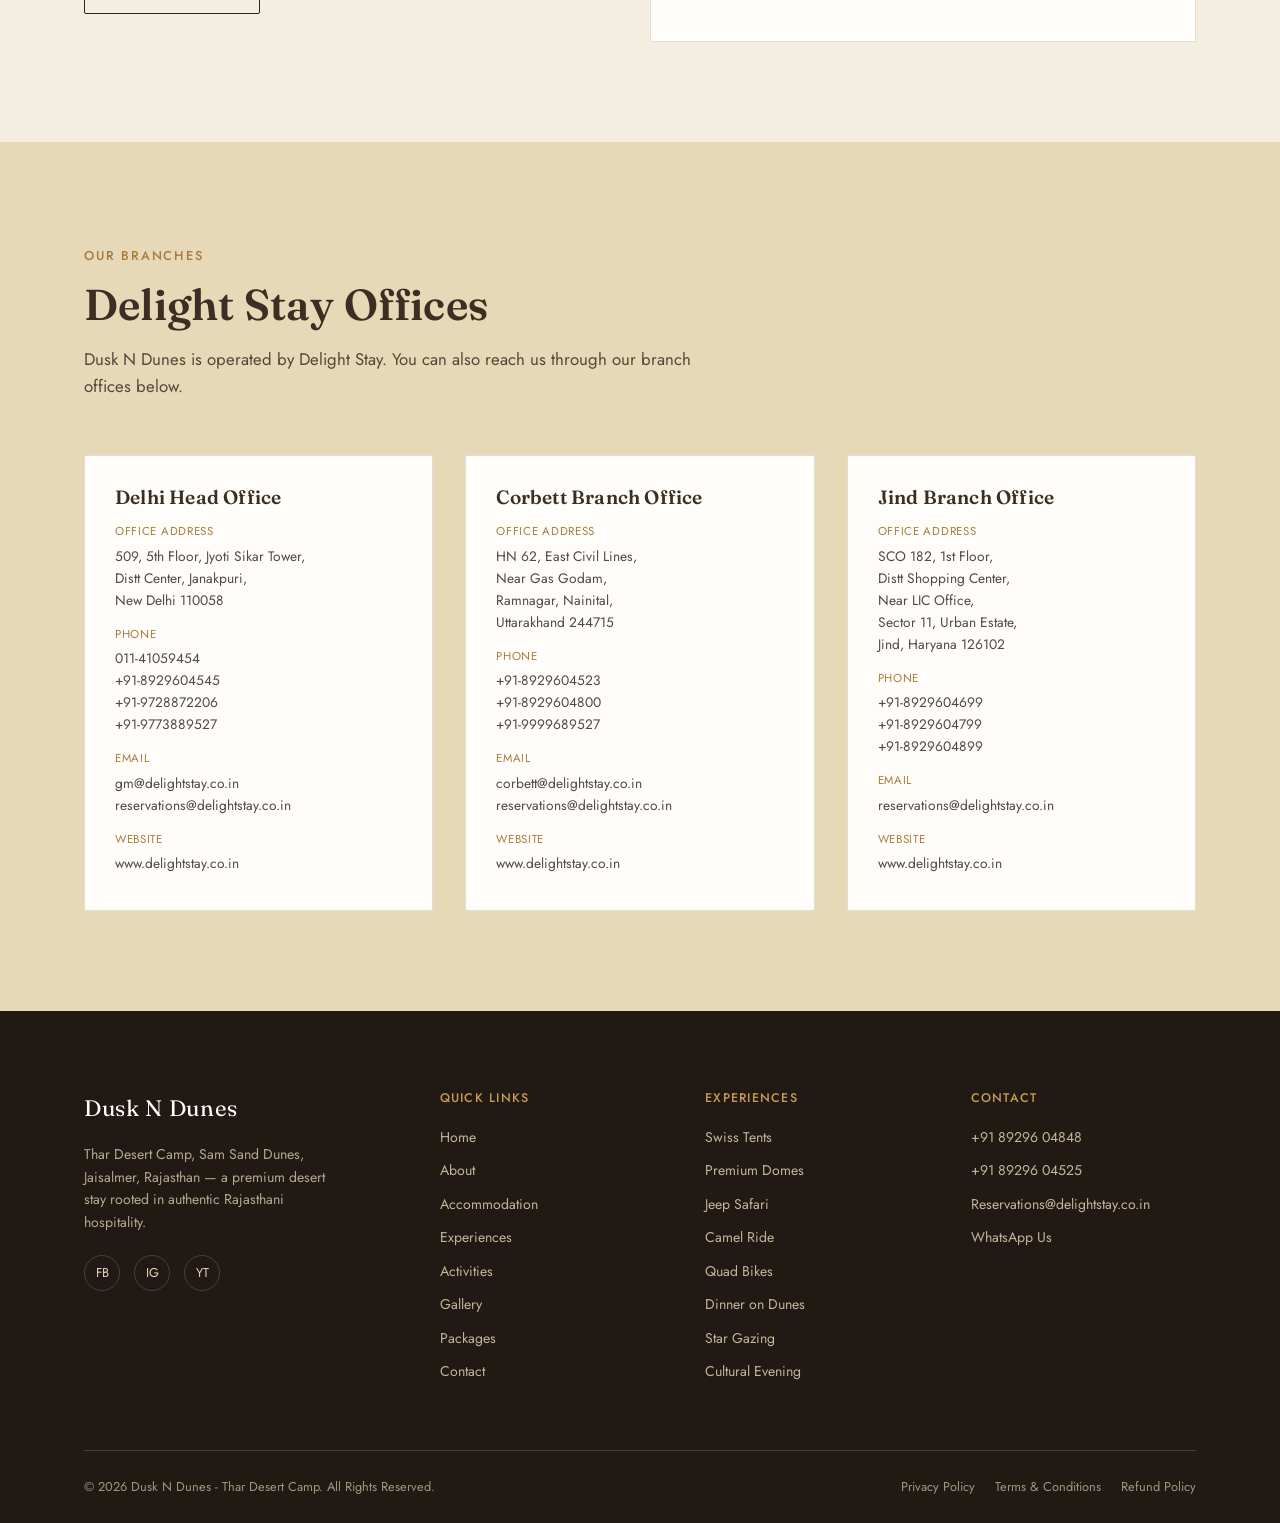
<file: contact.html>
<!DOCTYPE html>
<html lang="en">
<head>
  <meta charset="UTF-8">
    <meta name="viewport" content="width=device-width, initial-scale=1.0">
    <title>Contact Us | Dusk N Dunes Desert Camp, Jaisalmer</title>
    <meta name="description" content="Contact Dusk N Dunes at Sam Sand Dunes, Jaisalmer. Call, WhatsApp or send an enquiry to book your premium desert camp stay.">
    <link rel="canonical" href="https://www.dusknddunes.com/contact.html">
    <meta name="robots" content="index, follow">

    <!-- Open Graph -->
    <meta property="og:type" content="website">
    <meta property="og:title" content="Contact Us | Dusk N Dunes Desert Camp, Jaisalmer">
    <meta property="og:description" content="Contact Dusk N Dunes at Sam Sand Dunes, Jaisalmer. Call, WhatsApp or send an enquiry to book your premium desert camp stay.">
    <meta property="og:image" content="https://www.dusknddunes.com/images/desert/contact-hero.jpg">
    <meta property="og:url" content="https://www.dusknddunes.com/contact.html">
    <meta property="og:site_name" content="Dusk N Dunes - Thar Desert Camp">

    <!-- Twitter -->
    <meta name="twitter:card" content="summary_large_image">
    <meta name="twitter:title" content="Contact Us | Dusk N Dunes Desert Camp, Jaisalmer">
    <meta name="twitter:description" content="Contact Dusk N Dunes at Sam Sand Dunes, Jaisalmer. Call, WhatsApp or send an enquiry to book your premium desert camp stay.">
    <meta name="twitter:image" content="https://www.dusknddunes.com/images/desert/contact-hero.jpg">

    <link rel="icon" href="images/favicon.png" type="image/png">
    <link rel="preconnect" href="https://fonts.googleapis.com">
    <link rel="preconnect" href="https://fonts.gstatic.com" crossorigin>
    <link href="https://fonts.googleapis.com/css2?family=Fraunces:ital,wght@0,500;0,600;1,500&family=Jost:wght@400;500;600&display=swap" rel="stylesheet">
    <link rel="stylesheet" href="css/style.css">
    <link rel="stylesheet" href="css/responsive.css">
    <script type="application/ld+json">
{
  "@context": "https://schema.org",
  "@type": "LocalBusiness",
  "name": "Dusk N Dunes - Thar Desert Camp",
  "telephone": ["+91-89296-04848", "+91-89296-04525"],
  "email": "Reservations@delightstay.co.in",
  "address": {
    "@type": "PostalAddress",
    "streetAddress": "Sam Sand Dunes",
    "addressLocality": "Jaisalmer",
    "addressRegion": "Rajasthan",
    "addressCountry": "IN"
  }
}
</script>
</head>
<body>
  <a class="skip-link" href="#main">Skip to content</a>
  <header class="site-header">
    <div class="header-inner">
      <a href="index.html" class="brand">
        <span class="brand-name">Dusk N Dunes</span>
        <span class="brand-sub">THAR DESERT CAMP</span>
      </a>
      <nav class="main-nav" aria-label="Primary">
        <a href="index.html">HOME</a>
        <a href="about.html">ABOUT US</a>
        <a href="accommodation.html">ACCOMMODATION</a>
        <a href="dinner-on-dunes.html">EXPERIENCES</a>
        <a href="safari-activities.html">ACTIVITIES</a>
        <a href="gallery.html">GALLERY</a>
        <a href="tour-packages.html">PACKAGES</a>
        <a href="contact.html" class="active">CONTACT US</a>
      </nav>
      <div class="header-actions">
        <a href="tel:+918929604848" class="phone-link" aria-label="Call +91 89296 04848" title="+91 89296 04848">
          <svg viewBox="0 0 24 24" fill="currentColor" aria-hidden="true"><path d="M6.6 10.8c1.4 2.8 3.8 5.1 6.6 6.6l2.2-2.2c.3-.3.7-.4 1-.2 1.1.4 2.3.6 3.6.6.6 0 1 .4 1 1V20c0 .6-.4 1-1 1C10.6 21 3 13.4 3 4c0-.6.4-1 1-1h3.5c.6 0 1 .4 1 1 0 1.3.2 2.5.6 3.6.1.4 0 .8-.3 1.1L6.6 10.8z"/></svg>
          <span class="phone-text">+91 89296 04848</span>
        </a>
        <a href="contact.html#enquiry" class="btn btn-primary btn-header-cta">BOOK YOUR STAY</a>
        <button class="hamburger" aria-label="Open menu" aria-expanded="false">
          <span></span><span></span><span></span>
        </button>
      </div>
    </div>
  </header>

  <nav class="mobile-nav" aria-label="Mobile">
    <a href="index.html">HOME</a>
        <a href="about.html">ABOUT US</a>
        <a href="accommodation.html">ACCOMMODATION</a>
        <a href="dinner-on-dunes.html">EXPERIENCES</a>
        <a href="safari-activities.html">ACTIVITIES</a>
        <a href="gallery.html">GALLERY</a>
        <a href="tour-packages.html">PACKAGES</a>
        <a href="contact.html">CONTACT US</a>
    <a href="contact.html#enquiry" class="btn btn-primary">BOOK YOUR STAY</a>
    <div class="mobile-nav-contact">
      <a href="tel:+918929604848">CALL NOW — +91 89296 04848</a>
      <a href="https://wa.me/918929604848" target="_blank" rel="noopener">WHATSAPP US</a>
    </div>
  </nav>

  <main id="main">

    <section class="page-hero">
      <div class="hero-media">
        <figure class="ph-img " data-label="Contact us hero photograph"><img src="images/desert/contact-hero.webp" alt="Contact Dusk N Dunes desert camp at Sam Sand Dunes, Jaisalmer" loading="lazy" width="800" height="600"></figure>
      </div>
      <div class="hero-content">
        <div class="breadcrumbs"><a href="index.html">Home</a><span>/</span>Contact Us</div>
        <span class="eyebrow">GET IN TOUCH</span>
        <h1>Contact Dusk N Dunes</h1>
      </div>
    </section>

    <section class="section reveal" id="enquiry">
      <div class="container contact-grid">
        <div class="contact-details">
          <div class="section-head" style="margin-bottom:32px;">
            <span class="eyebrow">DUSK N DUNES - THAR DESERT CAMP</span>
            <h2>Sam Sand Dunes, Jaisalmer</h2>
          </div>

          <div class="contact-block">
            <h4>ADDRESS</h4>
            <p>Sam Sand Dunes<br>Jaisalmer, Rajasthan</p>
          </div>
          <div class="contact-block">
            <h4>PHONE</h4>
            <p><a href="tel:+918929604848">+91 89296 04848</a><br><a href="tel:+918929604525">+91 89296 04525</a></p>
          </div>
          <div class="contact-block">
            <h4>EMAIL</h4>
            <p><a href="mailto:Reservations@delightstay.co.in">Reservations@delightstay.co.in</a></p>
          </div>

          <div class="hero-ctas" style="margin-top:8px;">
            <a href="tel:+918929604848" class="btn btn-outline btn-sm">CALL NOW</a>
            <a href="https://wa.me/918929604848" target="_blank" rel="noopener" class="btn btn-outline btn-sm">WHATSAPP</a>
            <a href="mailto:Reservations@delightstay.co.in" class="btn btn-outline btn-sm">EMAIL US</a>
          </div>

          <div class="rule"></div>

          <div class="contact-block">
            <h4>FIND US</h4>
           <div class="map-embed">
           <iframe src="https://www.google.com/maps/embed?pb=!1m16!1m11!1m3!1d3!2d70.53528039999999!3d26.833434099999998!2m2!1f0!2f90!3m2!1i1024!2i768!4f75!3m3!1m2!1s0x3947ddb89320c35b%3A0x7638f3f7239f854e!2sDUSK%20N%20DUNES%20THAR%20DESERT%20CAMP!4v1788759214184" width="100%" height="300" style="border:0;" allowfullscreen="" loading="lazy" referrerpolicy="strict-origin-when-cross-origin"></iframe>
           
          </div>
            <div class="hero-ctas" style="margin-top:16px;">
              <a href="https://www.google.com/maps/search/?api=1&query=Sam+Sand+Dunes+Jaisalmer" target="_blank" rel="noopener" class="btn btn-outline btn-sm">GET DIRECTIONS</a>
            </div>
          </div>
        </div>

        <div class="enquiry-panel">
          <h3 style="margin-bottom:8px;">Send an Enquiry</h3>
          <p style="font-size:0.92rem;opacity:0.8;margin-bottom:26px;">Fields marked <span style="color:var(--gold);">*</span> are required. Our reservations team typically responds within a few hours.</p>

          <div class="form-msg" role="status"></div>

          <form id="enquiryForm" action="forms/enquiry.php" method="POST" novalidate>
            <input type="text" name="website" class="form-hp" tabindex="-1" autocomplete="off" aria-hidden="true">

            <div class="form-grid">
              <div class="form-field full">
                <label for="name">Name <span class="req">*</span></label>
                <input type="text" id="name" name="name" required autocomplete="name">
                <span class="field-error" data-error-for="name"></span>
              </div>

              <div class="form-field">
                <label for="mobile">Mobile Number <span class="req">*</span></label>
                <input type="tel" id="mobile" name="mobile" required autocomplete="tel">
                <span class="field-error" data-error-for="mobile"></span>
              </div>

              <div class="form-field">
                <label for="email">Email</label>
                <input type="email" id="email" name="email" autocomplete="email">
                <span class="field-error" data-error-for="email"></span>
              </div>

              <div class="form-field">
                <label for="checkin">Check-in Date</label>
                <input type="date" id="checkin" name="checkin">
              </div>

              <div class="form-field">
                <label for="checkout">Check-out Date</label>
                <input type="date" id="checkout" name="checkout">
                <span class="field-error" data-error-for="checkout"></span>
              </div>

              <div class="form-field">
                <label for="adults">Adults</label>
                <select id="adults" name="adults">
                  <option value="">Select</option>
                  <option value="1">1</option><option value="2">2</option><option value="3">3</option><option value="4">4</option><option value="5">5</option><option value="6">6</option><option value="7">7</option><option value="8">8</option><option value="9">9</option><option value="10">10</option>
                </select>
              </div>

              <div class="form-field">
                <label for="children">Children</label>
                <select id="children" name="children">
                  <option value="0">0</option>
                  <option value="1">1</option><option value="2">2</option><option value="3">3</option><option value="4">4</option><option value="5">5</option><option value="6">6</option>
                </select>
              </div>

              <div class="form-field">
                <label for="accommodation">Accommodation Preference</label>
                <select id="accommodation" name="accommodation">
                  <option value="">No preference</option>
                  <option value="Swiss Tent">Swiss Tent</option>
                  <option value="Premium Dome">Premium Dome</option>
                  <option value="Not Sure">Not Sure — Please Advise</option>
                </select>
              </div>

              <div class="form-field">
                <label for="experience">Experience / Activity / Package</label>
                <input type="text" id="experience" name="experience" placeholder="e.g. Jeep Safari, Candle Light Dinner">
              </div>

              <div class="form-field full">
                <label for="message">Message</label>
                <textarea id="message" name="message" placeholder="Tell us more about your trip"></textarea>
              </div>
            </div>

            <div class="form-submit">
              <button type="submit" class="btn btn-primary">SEND ENQUIRY</button>
              <a href="https://wa.me/918929604848" target="_blank" rel="noopener" class="btn-line">or enquire on WhatsApp instead</a>
            </div>
          </form>
        </div>
      </div>
    </section>

    <section class="section section--sand reveal">
      <div class="container">
        <div class="section-head">
          <span class="eyebrow">OUR BRANCHES</span>
          <h2>Delight Stay Offices</h2>
          <p>Dusk N Dunes is operated by Delight Stay. You can also reach us through our branch offices below.</p>
        </div>
        <div class="branch-grid">
          <div class="branch-card">
            <h4>Delhi Head Office</h4>
            <span class="label">OFFICE ADDRESS</span>
            <p>509, 5th Floor, Jyoti Sikar Tower,<br>Distt Center, Janakpuri,<br>New Delhi 110058</p>
            <span class="label">PHONE</span>
            <p><a href="tel:01141059454">011-41059454</a><br><a href="tel:+918929604545">+91-8929604545</a><br><a href="tel:+919728872206">+91-9728872206</a><br><a href="tel:+919773889527">+91-9773889527</a><br></p>
            <span class="label">EMAIL</span>
            <p><a href="mailto:gm@delightstay.co.in">gm@delightstay.co.in</a><br><a href="mailto:reservations@delightstay.co.in">reservations@delightstay.co.in</a><br></p>
            <span class="label">WEBSITE</span>
            <p><a href="https://www.delightstay.co.in" target="_blank" rel="noopener">www.delightstay.co.in</a></p>
          </div>
          <div class="branch-card">
            <h4>Corbett Branch Office</h4>
            <span class="label">OFFICE ADDRESS</span>
            <p>HN 62, East Civil Lines,<br>Near Gas Godam,<br>Ramnagar, Nainital,<br>Uttarakhand 244715</p>
            <span class="label">PHONE</span>
            <p><a href="tel:+918929604523">+91-8929604523</a><br><a href="tel:+918929604800">+91-8929604800</a><br><a href="tel:+919999689527">+91-9999689527</a><br></p>
            <span class="label">EMAIL</span>
            <p><a href="mailto:corbett@delightstay.co.in">corbett@delightstay.co.in</a><br><a href="mailto:reservations@delightstay.co.in">reservations@delightstay.co.in</a><br></p>
            <span class="label">WEBSITE</span>
            <p><a href="https://www.delightstay.co.in" target="_blank" rel="noopener">www.delightstay.co.in</a></p>
          </div>
          <div class="branch-card">
            <h4>Jind Branch Office</h4>
            <span class="label">OFFICE ADDRESS</span>
            <p>SCO 182, 1st Floor,<br>Distt Shopping Center,<br>Near LIC Office,<br>Sector 11, Urban Estate,<br>Jind, Haryana 126102</p>
            <span class="label">PHONE</span>
            <p><a href="tel:+918929604699">+91-8929604699</a><br><a href="tel:+918929604799">+91-8929604799</a><br><a href="tel:+918929604899">+91-8929604899</a><br></p>
            <span class="label">EMAIL</span>
            <p><a href="mailto:reservations@delightstay.co.in">reservations@delightstay.co.in</a><br></p>
            <span class="label">WEBSITE</span>
            <p><a href="https://www.delightstay.co.in" target="_blank" rel="noopener">www.delightstay.co.in</a></p>
          </div>
        </div>
      </div>
    </section>

  </main>

  <footer class="site-footer">
    <div class="container">
      <div class="footer-grid">
        <div class="footer-brand">
          <span class="brand-name">Dusk N Dunes</span>
          <p>Thar Desert Camp, Sam Sand Dunes, Jaisalmer, Rajasthan — a premium desert stay rooted in authentic Rajasthani hospitality.</p>
          <div class="footer-social" aria-label="Social media">
            <a href="#" aria-label="Facebook">FB</a>
            <a href="#" aria-label="Instagram">IG</a>
            <a href="#" aria-label="YouTube">YT</a>
          </div>
        </div>
        <div class="footer-col">
          <h4>QUICK LINKS</h4>
          <ul>
            <li><a href="index.html">Home</a></li>
            <li><a href="about.html">About</a></li>
            <li><a href="accommodation.html">Accommodation</a></li>
            <li><a href="safari-activities.html">Experiences</a></li>
            <li><a href="safari-activities.html">Activities</a></li>
            <li><a href="gallery.html">Gallery</a></li>
            <li><a href="tour-packages.html">Packages</a></li>
            <li><a href="contact.html">Contact</a></li>
          </ul>
        </div>
        <div class="footer-col">
          <h4>EXPERIENCES</h4>
          <ul>
            <li><a href="swiss-tents.html">Swiss Tents</a></li>
            <li><a href="premium-domes.html">Premium Domes</a></li>
            <li><a href="safari-activities.html">Jeep Safari</a></li>
            <li><a href="safari-activities.html">Camel Ride</a></li>
            <li><a href="safari-activities.html">Quad Bikes</a></li>
            <li><a href="dinner-on-dunes.html">Dinner on Dunes</a></li>
            <li><a href="safari-activities.html">Star Gazing</a></li>
            <li><a href="about.html">Cultural Evening</a></li>
          </ul>
        </div>
        <div class="footer-col">
          <h4>CONTACT</h4>
          <ul>
            <li><a href="tel:+918929604848">+91 89296 04848</a></li>
            <li><a href="tel:+918929604525">+91 89296 04525</a></li>
            <li><a href="mailto:Reservations@delightstay.co.in">Reservations@delightstay.co.in</a></li>
            <li><a href="https://wa.me/918929604848" target="_blank" rel="noopener">WhatsApp Us</a></li>
          </ul>
        </div>
      </div>
      <div class="footer-bottom">
        <span>&copy; <span data-year>2026</span> Dusk N Dunes - Thar Desert Camp. All Rights Reserved.</span>
        <div class="footer-legal">
          <a href="privacy-policy.html">Privacy Policy</a>
          <a href="terms-condition.html">Terms &amp; Conditions</a>
          <a href="refund-policy.html">Refund Policy</a>
        </div>
      </div>
    </div>
  </footer>
  <div class="float-stack">
    <a class="float-btn whatsapp" href="https://wa.me/918929604848" target="_blank" rel="noopener" aria-label="Chat on WhatsApp"><svg viewBox="0 0 32 32" fill="currentColor" aria-hidden="true"><path d="M16.02 3C9.4 3 4 8.37 4 15c0 2.35.66 4.55 1.8 6.43L4 29l7.77-1.75A11.9 11.9 0 0 0 16.02 27C22.63 27 28 21.63 28 15S22.63 3 16.02 3zm0 21.7c-2 0-3.87-.55-5.47-1.5l-.39-.23-4.6 1.04 1.06-4.5-.25-.4A9.63 9.63 0 0 1 6.3 15c0-5.36 4.36-9.7 9.72-9.7 5.36 0 9.7 4.34 9.7 9.7 0 5.36-4.34 9.7-9.7 9.7zm5.32-7.27c-.29-.15-1.72-.85-1.99-.95-.27-.1-.46-.15-.66.15-.2.29-.75.95-.92 1.15-.17.2-.34.22-.63.07-.29-.15-1.22-.45-2.33-1.44-.86-.77-1.44-1.72-1.61-2.01-.17-.29-.02-.45.13-.6.13-.13.29-.34.44-.51.15-.17.2-.29.29-.49.1-.2.05-.37-.02-.51-.07-.15-.66-1.58-.9-2.17-.24-.57-.48-.49-.66-.5-.17-.01-.37-.01-.56-.01-.2 0-.51.07-.78.37-.27.29-1.02 1-1.02 2.44s1.05 2.83 1.19 3.03c.15.2 2.06 3.14 5 4.4.7.3 1.24.48 1.67.61.7.22 1.34.19 1.84.11.56-.08 1.72-.7 1.96-1.38.24-.68.24-1.26.17-1.38-.07-.12-.26-.2-.55-.35z"/></svg></a>
    <a class="float-btn call" href="tel:+918929604848" aria-label="Call Dusk N Dunes"><svg viewBox="0 0 24 24" fill="currentColor" aria-hidden="true"><path d="M6.6 10.8c1.4 2.8 3.8 5.1 6.6 6.6l2.2-2.2c.3-.3.7-.4 1-.2 1.1.4 2.3.6 3.6.6.6 0 1 .4 1 1V20c0 .6-.4 1-1 1C10.6 21 3 13.4 3 4c0-.6.4-1 1-1h3.5c.6 0 1 .4 1 1 0 1.3.2 2.5.6 3.6.1.4 0 .8-.3 1.1L6.6 10.8z"/></svg></a>
  </div>
  <button class="back-to-top" aria-label="Back to top"><svg viewBox="0 0 24 24" fill="none" stroke="currentColor" stroke-width="2" stroke-linecap="round" stroke-linejoin="round" aria-hidden="true"><path d="M12 19V5M5 12l7-7 7 7"/></svg></button>

  <script src="js/main.js"></script>
  <script src="js/booking.js"></script>
</body>
</html>
</file>
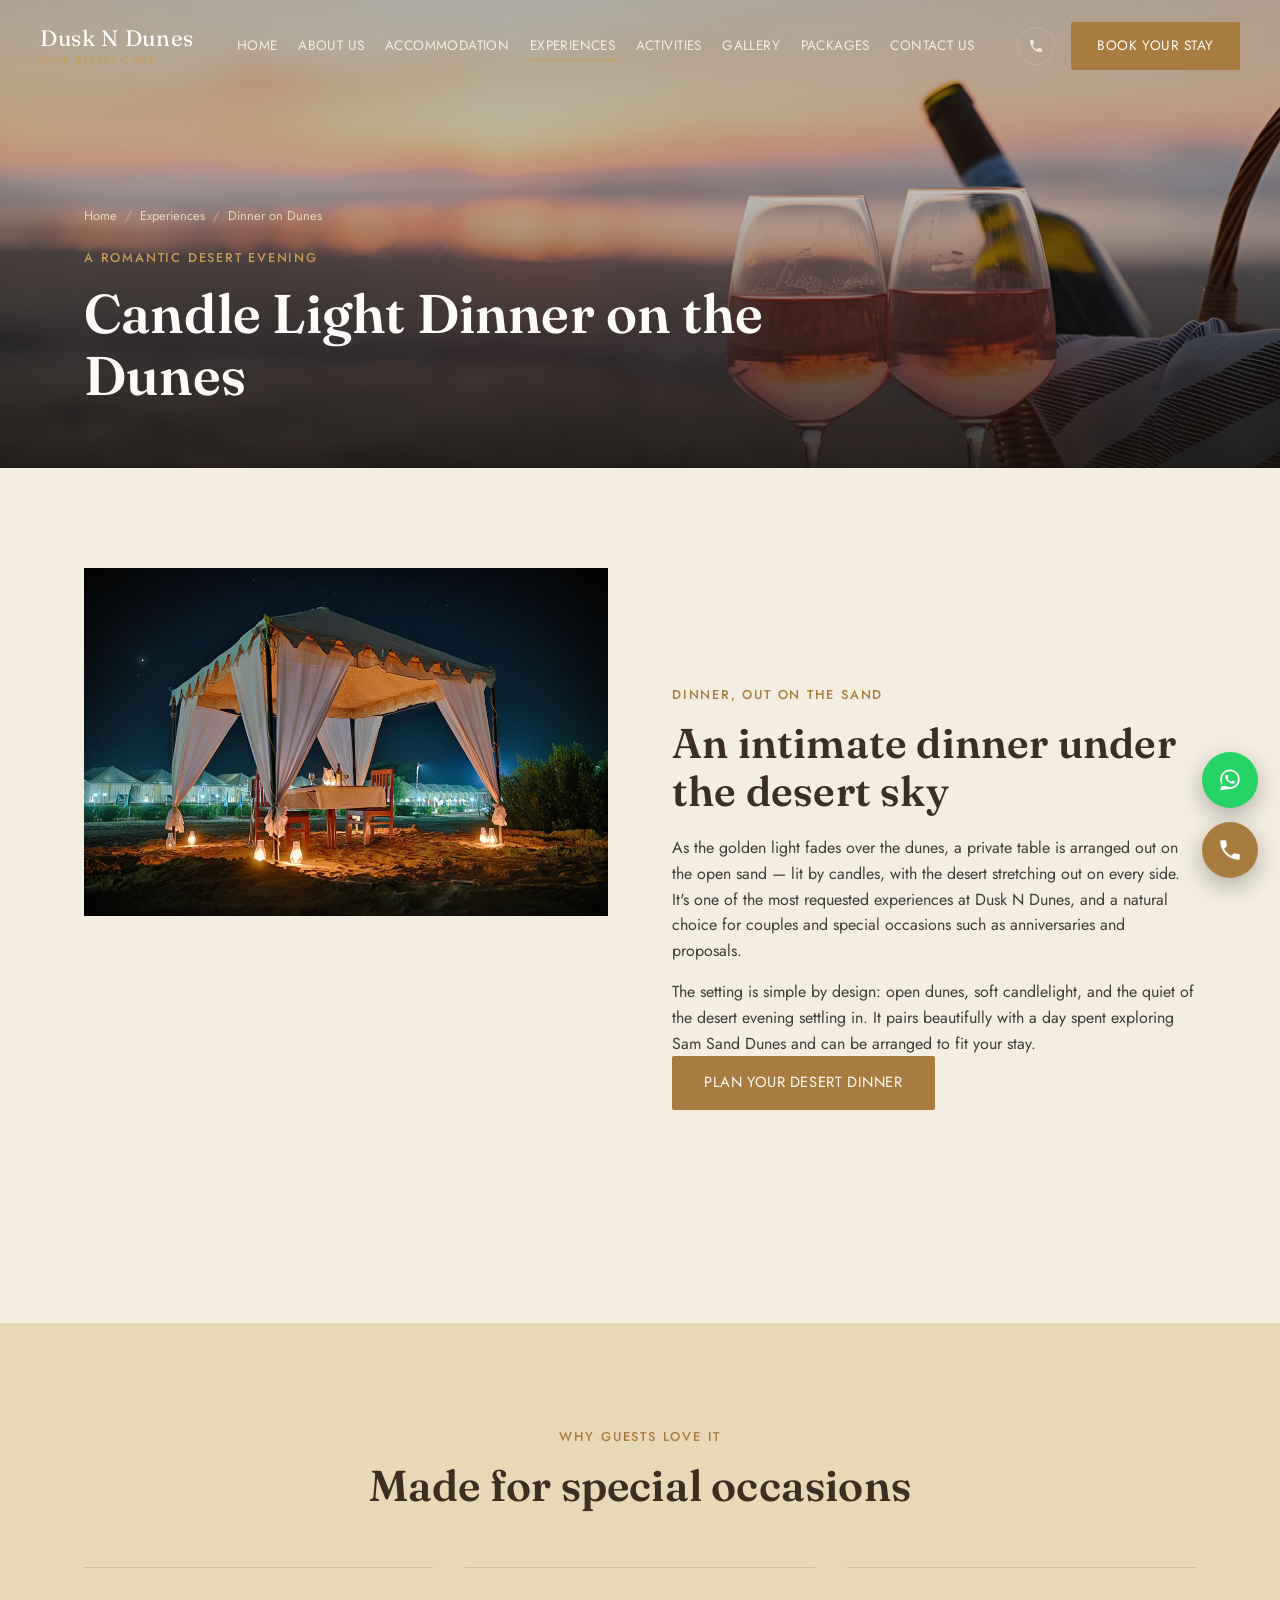
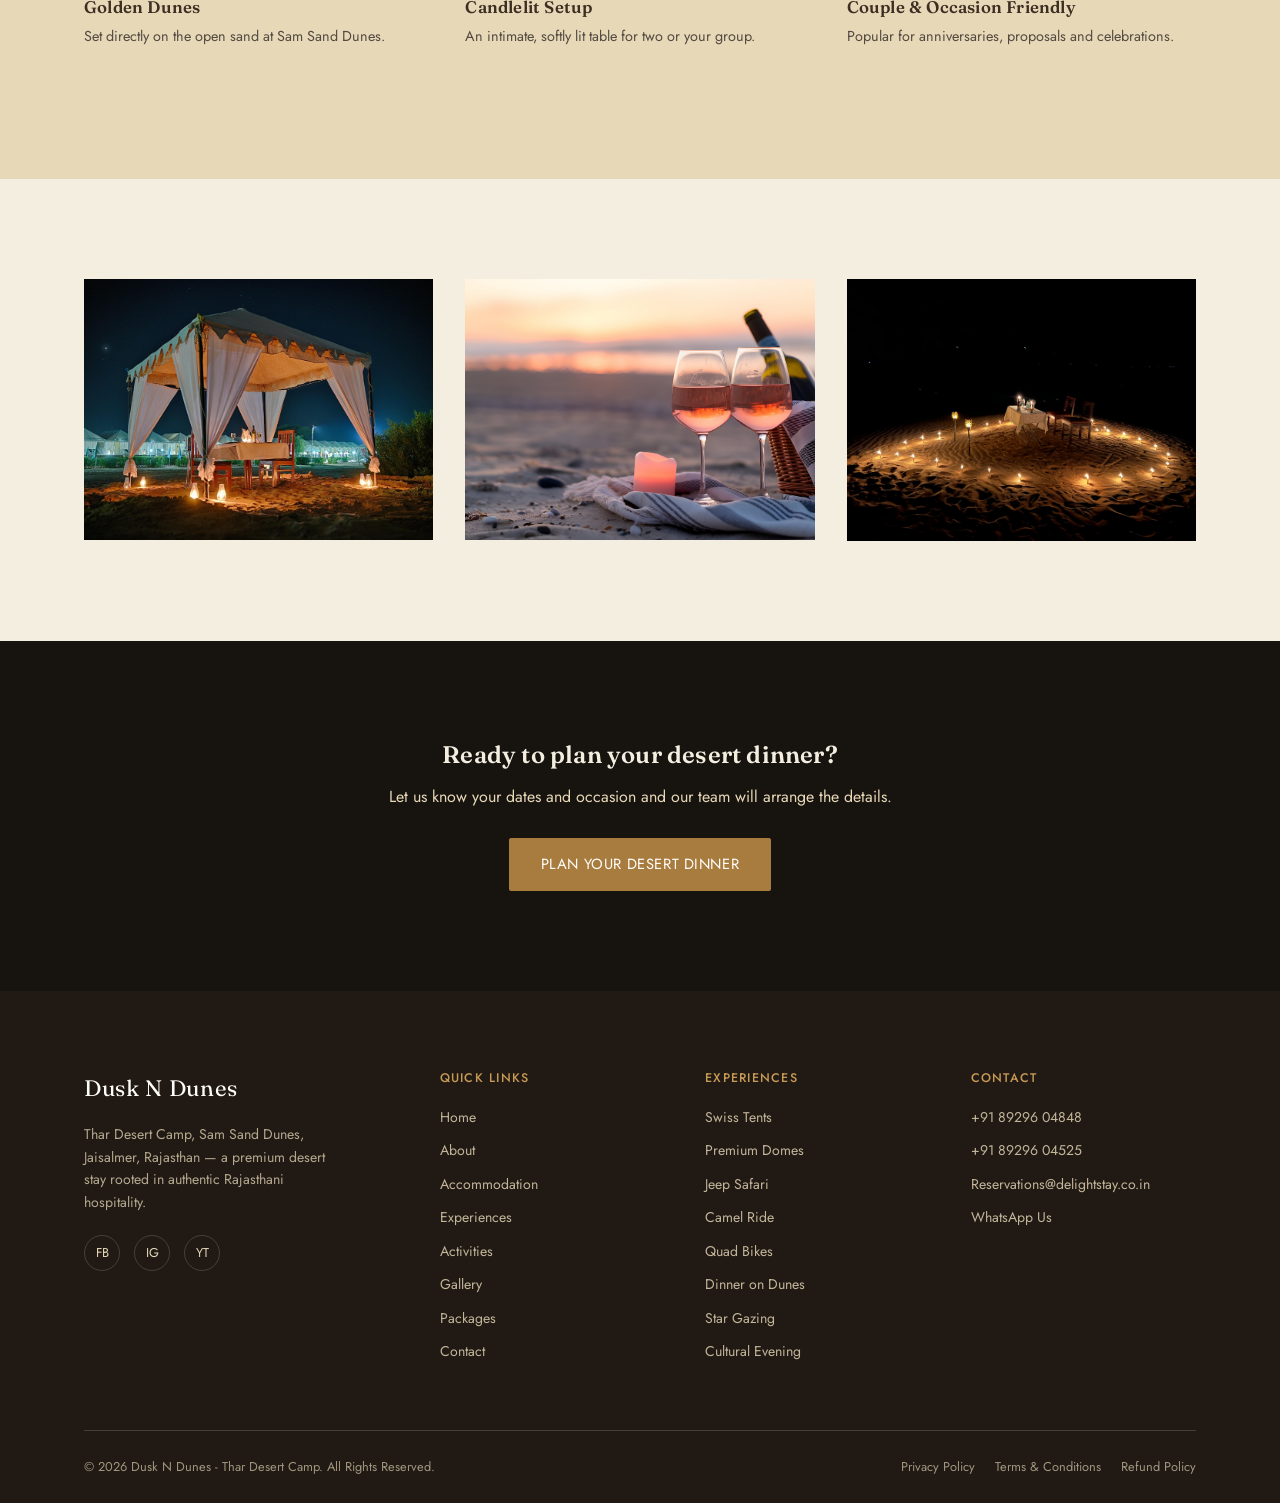
<file: dinner-on-dunes.html>
<!DOCTYPE html>
<html lang="en">
<head>
  <meta charset="UTF-8">
    <meta name="viewport" content="width=device-width, initial-scale=1.0">
    <title>Candle Light Dinner on the Dunes | Dusk N Dunes, Jaisalmer</title>
    <meta name="description" content="A romantic candle light dinner on the Sam Sand Dunes, Jaisalmer — an intimate desert dining experience at Dusk N Dunes.">
    <link rel="canonical" href="https://www.dusknddunes.com/dinner-on-dunes.html">
    <meta name="robots" content="index, follow">

    <!-- Open Graph -->
    <meta property="og:type" content="website">
    <meta property="og:title" content="Candle Light Dinner on the Dunes | Dusk N Dunes, Jaisalmer">
    <meta property="og:description" content="A romantic candle light dinner on the Sam Sand Dunes, Jaisalmer — an intimate desert dining experience at Dusk N Dunes.">
    <meta property="og:image" content="https://www.dusknddunes.com/images/dinner/dinner-hero.jpg">
    <meta property="og:url" content="https://www.dusknddunes.com/dinner-on-dunes.html">
    <meta property="og:site_name" content="Dusk N Dunes - Thar Desert Camp">

    <!-- Twitter -->
    <meta name="twitter:card" content="summary_large_image">
    <meta name="twitter:title" content="Candle Light Dinner on the Dunes | Dusk N Dunes, Jaisalmer">
    <meta name="twitter:description" content="A romantic candle light dinner on the Sam Sand Dunes, Jaisalmer — an intimate desert dining experience at Dusk N Dunes.">
    <meta name="twitter:image" content="https://www.dusknddunes.com/images/dinner/dinner-hero.jpg">

    <link rel="icon" href="images/favicon.png" type="image/png">
    <link rel="preconnect" href="https://fonts.googleapis.com">
    <link rel="preconnect" href="https://fonts.gstatic.com" crossorigin>
    <link href="https://fonts.googleapis.com/css2?family=Fraunces:ital,wght@0,500;0,600;1,500&family=Jost:wght@400;500;600&display=swap" rel="stylesheet">
    <link rel="stylesheet" href="css/style.css">
    <link rel="stylesheet" href="css/responsive.css">
    
</head>
<body>
  <a class="skip-link" href="#main">Skip to content</a>
  <header class="site-header">
    <div class="header-inner">
      <a href="index.html" class="brand">
        <span class="brand-name">Dusk N Dunes</span>
        <span class="brand-sub">THAR DESERT CAMP</span>
      </a>
      <nav class="main-nav" aria-label="Primary">
        <a href="index.html">HOME</a>
        <a href="about.html">ABOUT US</a>
        <a href="accommodation.html">ACCOMMODATION</a>
        <a href="dinner-on-dunes.html" class="active">EXPERIENCES</a>
        <a href="safari-activities.html">ACTIVITIES</a>
        <a href="gallery.html">GALLERY</a>
        <a href="tour-packages.html">PACKAGES</a>
        <a href="contact.html">CONTACT US</a>
      </nav>
      <div class="header-actions">
        <a href="tel:+918929604848" class="phone-link" aria-label="Call +91 89296 04848" title="+91 89296 04848">
          <svg viewBox="0 0 24 24" fill="currentColor" aria-hidden="true"><path d="M6.6 10.8c1.4 2.8 3.8 5.1 6.6 6.6l2.2-2.2c.3-.3.7-.4 1-.2 1.1.4 2.3.6 3.6.6.6 0 1 .4 1 1V20c0 .6-.4 1-1 1C10.6 21 3 13.4 3 4c0-.6.4-1 1-1h3.5c.6 0 1 .4 1 1 0 1.3.2 2.5.6 3.6.1.4 0 .8-.3 1.1L6.6 10.8z"/></svg>
          <span class="phone-text">+91 89296 04848</span>
        </a>
        <a href="contact.html#enquiry" class="btn btn-primary btn-header-cta">BOOK YOUR STAY</a>
        <button class="hamburger" aria-label="Open menu" aria-expanded="false">
          <span></span><span></span><span></span>
        </button>
      </div>
    </div>
  </header>

  <nav class="mobile-nav" aria-label="Mobile">
    <a href="index.html">HOME</a>
        <a href="about.html">ABOUT US</a>
        <a href="accommodation.html">ACCOMMODATION</a>
        <a href="dinner-on-dunes.html">EXPERIENCES</a>
        <a href="safari-activities.html">ACTIVITIES</a>
        <a href="gallery.html">GALLERY</a>
        <a href="tour-packages.html">PACKAGES</a>
        <a href="contact.html">CONTACT US</a>
    <a href="contact.html#enquiry" class="btn btn-primary">BOOK YOUR STAY</a>
    <div class="mobile-nav-contact">
      <a href="tel:+918929604848">CALL NOW — +91 89296 04848</a>
      <a href="https://wa.me/918929604848" target="_blank" rel="noopener">WHATSAPP US</a>
    </div>
  </nav>

  <main id="main">

    <section class="page-hero">
      <div class="hero-media">
        <figure class="ph-img " data-label="Dinner on the dunes hero photograph"><img src="images/dinner/dinner-hero.jpg" alt="Candle lit dinner table set on the Sam Sand Dunes at dusk" loading="lazy" width="800" height="600"></figure>
      </div>
      <div class="hero-content">
        <div class="breadcrumbs"><a href="index.html">Home</a><span>/</span>Experiences<span>/</span>Dinner on Dunes</div>
        <span class="eyebrow">A ROMANTIC DESERT EVENING</span>
        <h1>Candle Light Dinner on the Dunes</h1>
      </div>
    </section>

    <section class="section reveal">
      <div class="container split">
        <div class="split-media">
          <figure class="ph-img " data-label="Candlelight dinner table setup"><img src="images/dinner/candlelight-table.jpg" alt="Candlelit dinner table set up on the open sand dunes" loading="lazy" width="800" height="600"></figure>
        </div>
        <div class="split-text">
          <span class="eyebrow">DINNER, OUT ON THE SAND</span>
          <h2>An intimate dinner under the desert sky</h2>
          <p>As the golden light fades over the dunes, a private table is arranged out on the open sand — lit by candles, with the desert stretching out on every side. It's one of the most requested experiences at Dusk N Dunes, and a natural choice for couples and special occasions such as anniversaries and proposals.</p>
          <p>The setting is simple by design: open dunes, soft candlelight, and the quiet of the desert evening settling in. It pairs beautifully with a day spent exploring Sam Sand Dunes and can be arranged to fit your stay.</p>
          <a href="contact.html#enquiry" class="btn btn-primary">PLAN YOUR DESERT DINNER</a>
        </div>
      </div>
    </section>

    <section class="section section--sand reveal">
      <div class="container">
        <div class="section-head center">
          <span class="eyebrow">WHY GUESTS LOVE IT</span>
          <h2>Made for special occasions</h2>
        </div>
        <div class="feature-strip">
          <div class="item"><h4>Golden Dunes</h4><p>Set directly on the open sand at Sam Sand Dunes.</p></div>
          <div class="item"><h4>Candlelit Setup</h4><p>An intimate, softly lit table for two or your group.</p></div>
          <div class="item"><h4>Couple &amp; Occasion Friendly</h4><p>Popular for anniversaries, proposals and celebrations.</p></div>
        </div>
      </div>
    </section>

    <section class="section reveal">
      <div class="container card-grid cols-3">
        <div class="ph-img" data-label="Dinner on Dunes" style="aspect-ratio:4/3;"><img src="images/dinner/dinner-2.jpg" alt="Dinner setup on the dunes at sunset, Dusk N Dunes" loading="lazy" width="500" height="375"></div>
        <div class="ph-img" data-label="Dinner on Dunes" style="aspect-ratio:4/3;"><img src="images/dinner/dinner-3.jpg" alt="Couple enjoying a candlelight dinner on the dunes" loading="lazy" width="500" height="375"></div>
        <div class="ph-img" data-label="Dinner on Dunes" style="aspect-ratio:4/3;"><img src="images/dinner/dinner-4.webp" alt="Desert dinner setup under the stars at Dusk N Dunes" loading="lazy" width="500" height="375"></div>
      </div>
    </section>

    <section class="section section--dark">
      <div class="container center" style="max-width:640px;text-align:center;">
        <h2 style="margin-bottom:16px;">Ready to plan your desert dinner?</h2>
        <p style="margin:0 auto 28px;color:var(--sand-warm);">Let us know your dates and occasion and our team will arrange the details.</p>
        <a href="contact.html#enquiry" class="btn btn-primary">PLAN YOUR DESERT DINNER</a>
      </div>
    </section>

  </main>

  <footer class="site-footer">
    <div class="container">
      <div class="footer-grid">
        <div class="footer-brand">
          <span class="brand-name">Dusk N Dunes</span>
          <p>Thar Desert Camp, Sam Sand Dunes, Jaisalmer, Rajasthan — a premium desert stay rooted in authentic Rajasthani hospitality.</p>
          <div class="footer-social" aria-label="Social media">
            <a href="#" aria-label="Facebook">FB</a>
            <a href="#" aria-label="Instagram">IG</a>
            <a href="#" aria-label="YouTube">YT</a>
          </div>
        </div>
        <div class="footer-col">
          <h4>QUICK LINKS</h4>
          <ul>
            <li><a href="index.html">Home</a></li>
            <li><a href="about.html">About</a></li>
            <li><a href="accommodation.html">Accommodation</a></li>
            <li><a href="safari-activities.html">Experiences</a></li>
            <li><a href="safari-activities.html">Activities</a></li>
            <li><a href="gallery.html">Gallery</a></li>
            <li><a href="tour-packages.html">Packages</a></li>
            <li><a href="contact.html">Contact</a></li>
          </ul>
        </div>
        <div class="footer-col">
          <h4>EXPERIENCES</h4>
          <ul>
            <li><a href="swiss-tents.html">Swiss Tents</a></li>
            <li><a href="premium-domes.html">Premium Domes</a></li>
            <li><a href="safari-activities.html">Jeep Safari</a></li>
            <li><a href="safari-activities.html">Camel Ride</a></li>
            <li><a href="safari-activities.html">Quad Bikes</a></li>
            <li><a href="dinner-on-dunes.html">Dinner on Dunes</a></li>
            <li><a href="safari-activities.html">Star Gazing</a></li>
            <li><a href="about.html">Cultural Evening</a></li>
          </ul>
        </div>
        <div class="footer-col">
          <h4>CONTACT</h4>
          <ul>
            <li><a href="tel:+918929604848">+91 89296 04848</a></li>
            <li><a href="tel:+918929604525">+91 89296 04525</a></li>
            <li><a href="mailto:Reservations@delightstay.co.in">Reservations@delightstay.co.in</a></li>
            <li><a href="https://wa.me/918929604848" target="_blank" rel="noopener">WhatsApp Us</a></li>
          </ul>
        </div>
      </div>
      <div class="footer-bottom">
        <span>&copy; <span data-year>2026</span> Dusk N Dunes - Thar Desert Camp. All Rights Reserved.</span>
        <div class="footer-legal">
          <a href="privacy-policy.html">Privacy Policy</a>
          <a href="terms-condition.html">Terms &amp; Conditions</a>
          <a href="refund-policy.html">Refund Policy</a>
        </div>
      </div>
    </div>
  </footer>
  <div class="float-stack">
    <a class="float-btn whatsapp" href="https://wa.me/918929604848" target="_blank" rel="noopener" aria-label="Chat on WhatsApp"><svg viewBox="0 0 32 32" fill="currentColor" aria-hidden="true"><path d="M16.02 3C9.4 3 4 8.37 4 15c0 2.35.66 4.55 1.8 6.43L4 29l7.77-1.75A11.9 11.9 0 0 0 16.02 27C22.63 27 28 21.63 28 15S22.63 3 16.02 3zm0 21.7c-2 0-3.87-.55-5.47-1.5l-.39-.23-4.6 1.04 1.06-4.5-.25-.4A9.63 9.63 0 0 1 6.3 15c0-5.36 4.36-9.7 9.72-9.7 5.36 0 9.7 4.34 9.7 9.7 0 5.36-4.34 9.7-9.7 9.7zm5.32-7.27c-.29-.15-1.72-.85-1.99-.95-.27-.1-.46-.15-.66.15-.2.29-.75.95-.92 1.15-.17.2-.34.22-.63.07-.29-.15-1.22-.45-2.33-1.44-.86-.77-1.44-1.72-1.61-2.01-.17-.29-.02-.45.13-.6.13-.13.29-.34.44-.51.15-.17.2-.29.29-.49.1-.2.05-.37-.02-.51-.07-.15-.66-1.58-.9-2.17-.24-.57-.48-.49-.66-.5-.17-.01-.37-.01-.56-.01-.2 0-.51.07-.78.37-.27.29-1.02 1-1.02 2.44s1.05 2.83 1.19 3.03c.15.2 2.06 3.14 5 4.4.7.3 1.24.48 1.67.61.7.22 1.34.19 1.84.11.56-.08 1.72-.7 1.96-1.38.24-.68.24-1.26.17-1.38-.07-.12-.26-.2-.55-.35z"/></svg></a>
    <a class="float-btn call" href="tel:+918929604848" aria-label="Call Dusk N Dunes"><svg viewBox="0 0 24 24" fill="currentColor" aria-hidden="true"><path d="M6.6 10.8c1.4 2.8 3.8 5.1 6.6 6.6l2.2-2.2c.3-.3.7-.4 1-.2 1.1.4 2.3.6 3.6.6.6 0 1 .4 1 1V20c0 .6-.4 1-1 1C10.6 21 3 13.4 3 4c0-.6.4-1 1-1h3.5c.6 0 1 .4 1 1 0 1.3.2 2.5.6 3.6.1.4 0 .8-.3 1.1L6.6 10.8z"/></svg></a>
  </div>
  <button class="back-to-top" aria-label="Back to top"><svg viewBox="0 0 24 24" fill="none" stroke="currentColor" stroke-width="2" stroke-linecap="round" stroke-linejoin="round" aria-hidden="true"><path d="M12 19V5M5 12l7-7 7 7"/></svg></button>

  <script src="js/main.js"></script>
  
</body>
</html>
</file>
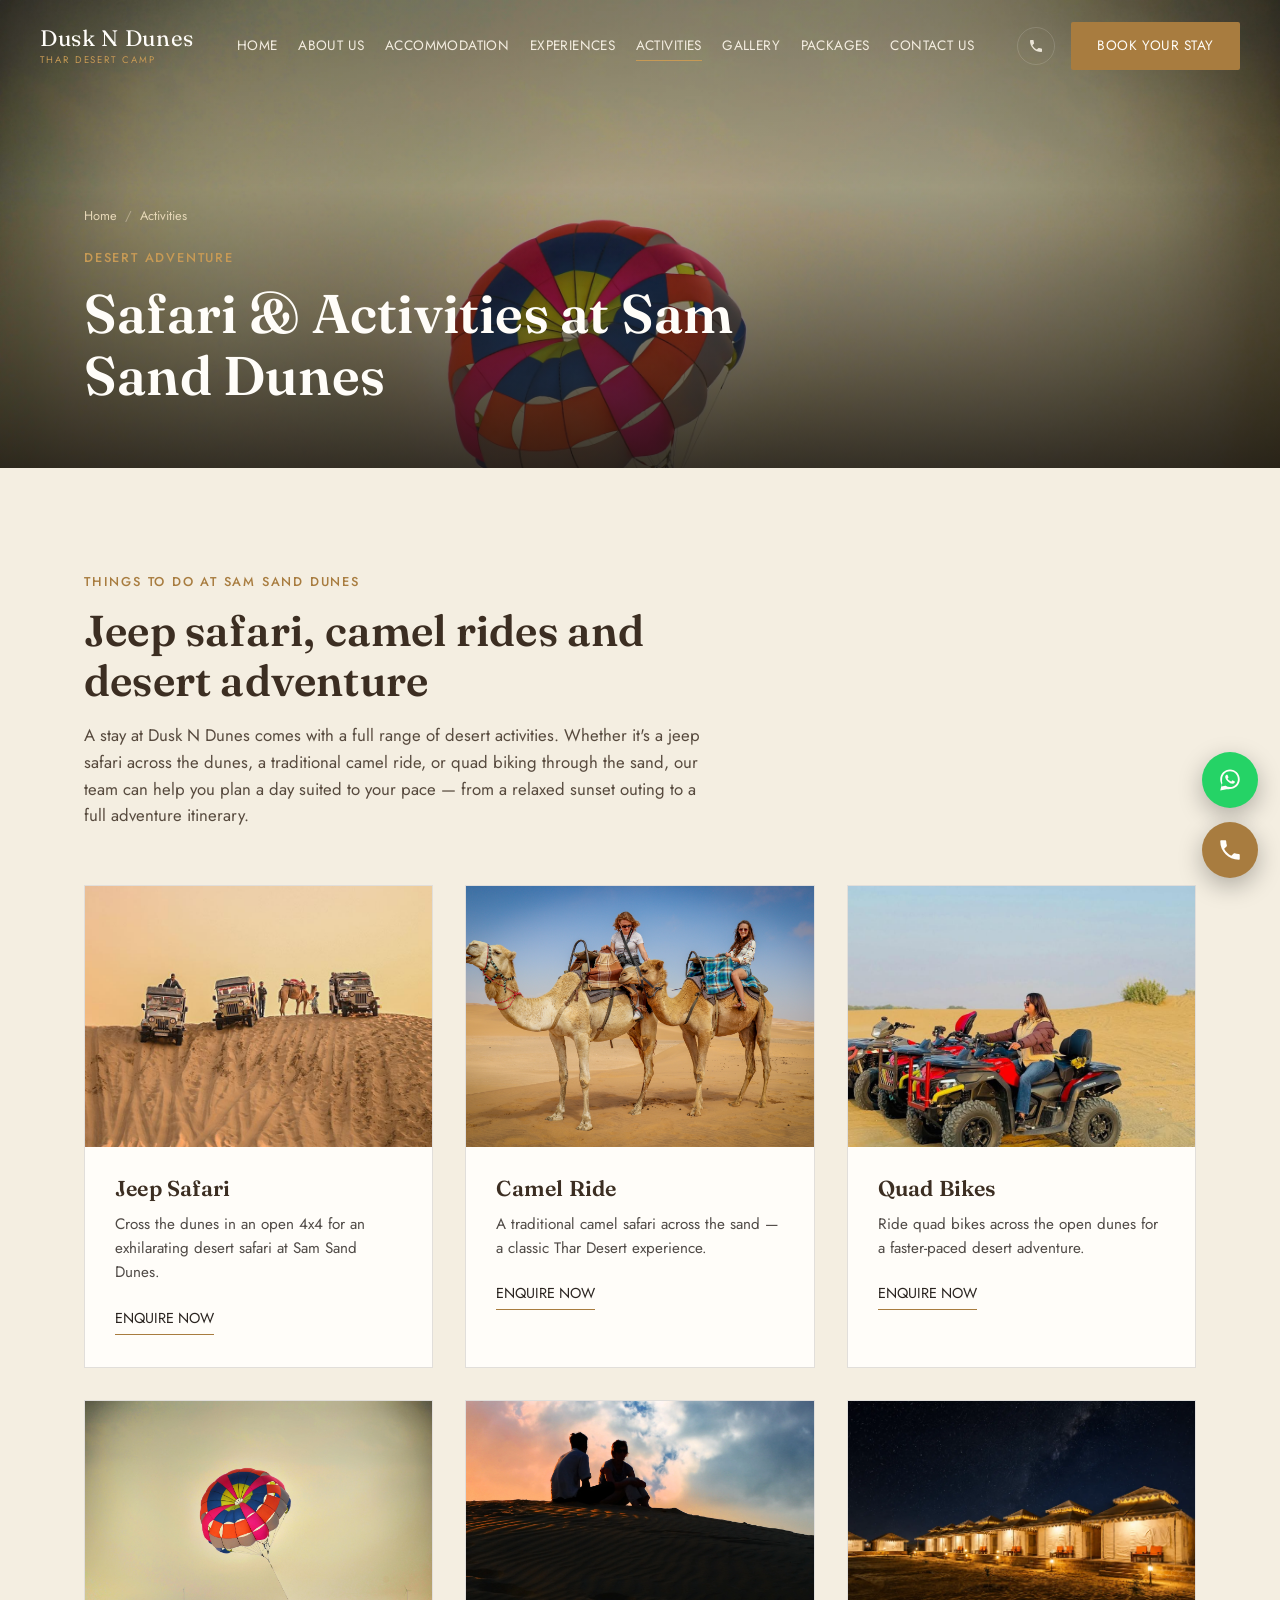
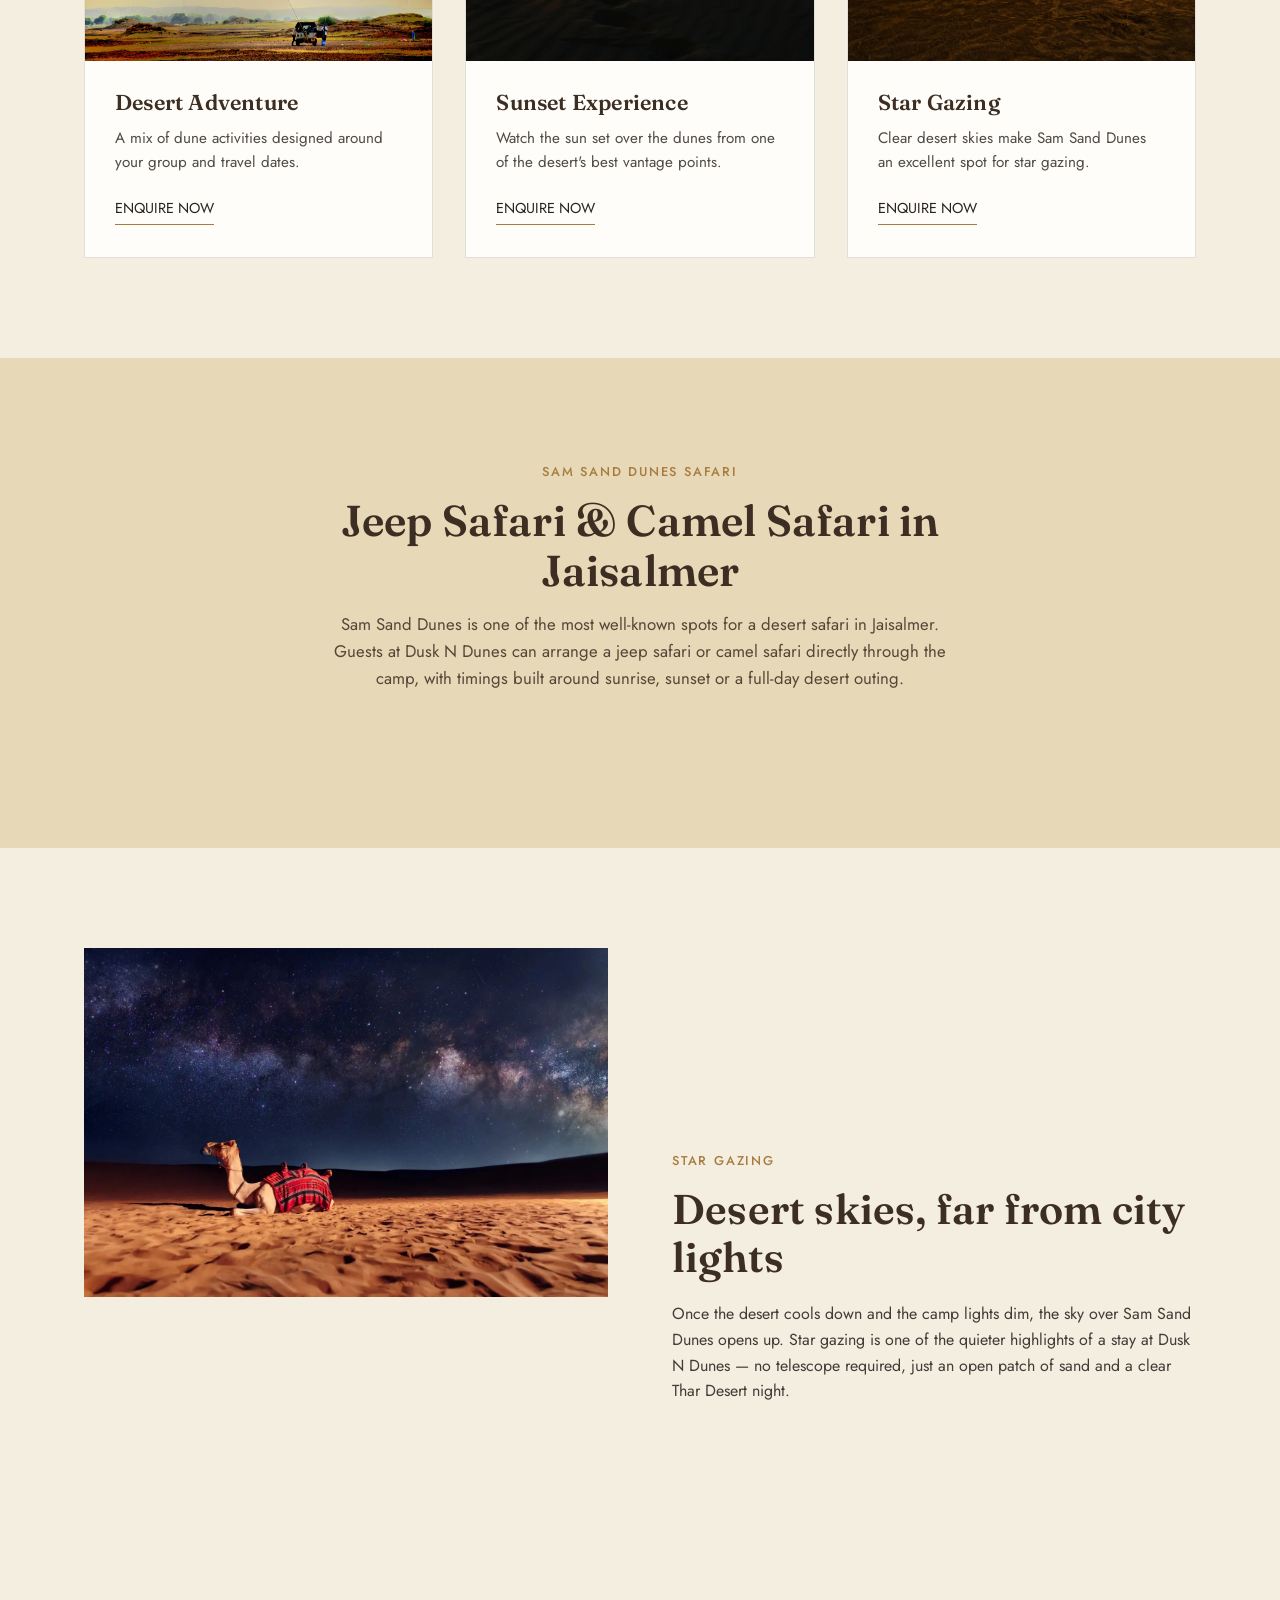
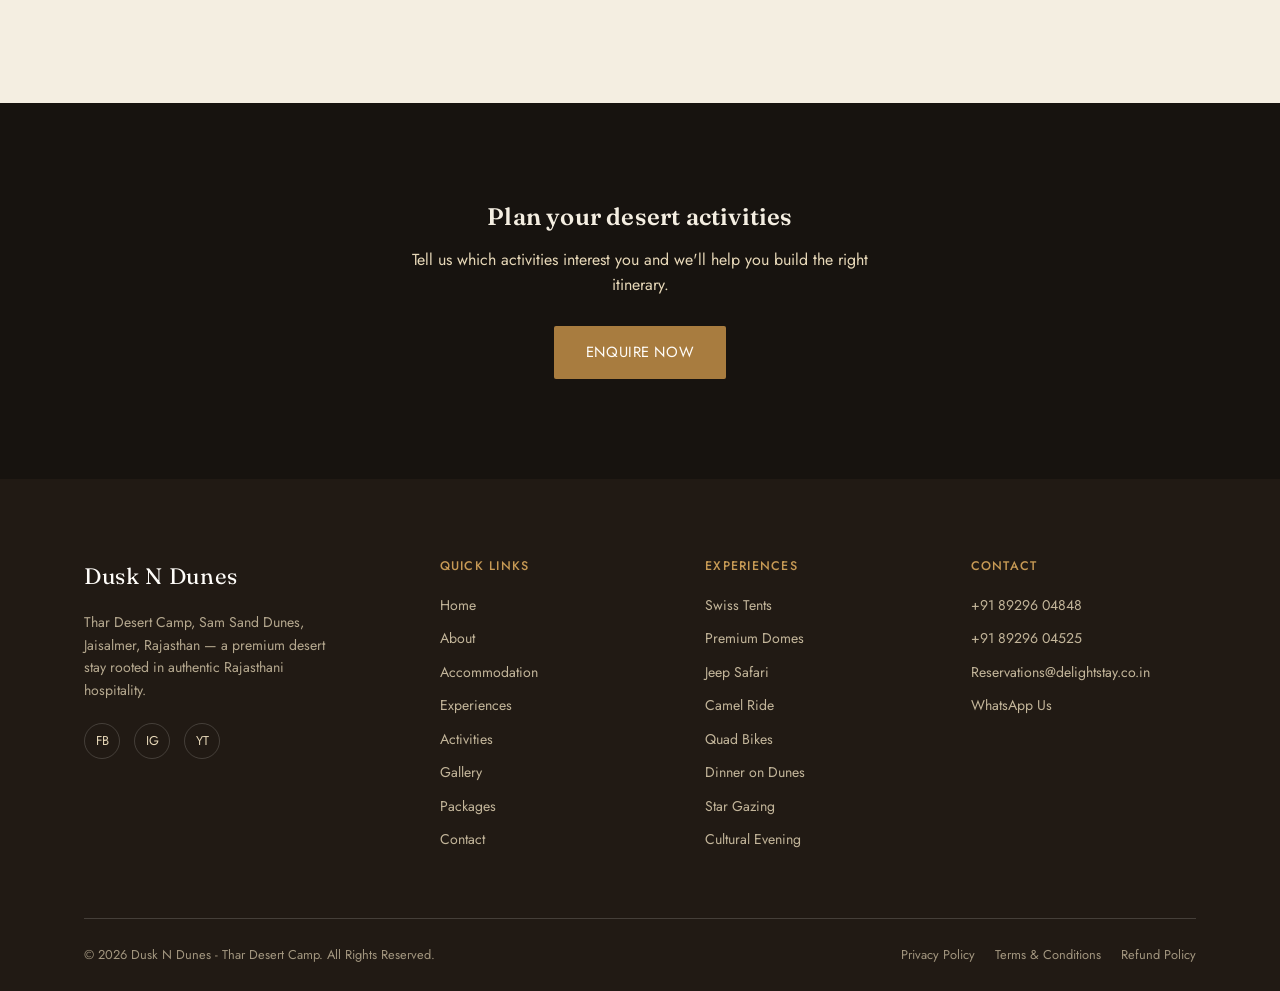
<file: safari-activities.html>
<!DOCTYPE html>
<html lang="en">
<head>
  <meta charset="UTF-8">
    <meta name="viewport" content="width=device-width, initial-scale=1.0">
    <title>Jeep Safari & Camel Safari in Jaisalmer | Sam Sand Dunes Activities</title>
    <meta name="description" content="Desert safari, camel rides, quad bikes and star gazing at Sam Sand Dunes, Jaisalmer — book your desert adventure with Dusk N Dunes.">
    <link rel="canonical" href="https://www.dusknddunes.com/safari-activities.html">
    <meta name="robots" content="index, follow">

    <!-- Open Graph -->
    <meta property="og:type" content="website">
    <meta property="og:title" content="Jeep Safari & Camel Safari in Jaisalmer | Sam Sand Dunes Activities">
    <meta property="og:description" content="Desert safari, camel rides, quad bikes and star gazing at Sam Sand Dunes, Jaisalmer — book your desert adventure with Dusk N Dunes.">
    <meta property="og:image" content="https://www.dusknddunes.com/images/safari/safari-hero.jpg">
    <meta property="og:url" content="https://www.dusknddunes.com/safari-activities.html">
    <meta property="og:site_name" content="Dusk N Dunes - Thar Desert Camp">

    <!-- Twitter -->
    <meta name="twitter:card" content="summary_large_image">
    <meta name="twitter:title" content="Jeep Safari & Camel Safari in Jaisalmer | Sam Sand Dunes Activities">
    <meta name="twitter:description" content="Desert safari, camel rides, quad bikes and star gazing at Sam Sand Dunes, Jaisalmer — book your desert adventure with Dusk N Dunes.">
    <meta name="twitter:image" content="https://www.dusknddunes.com/images/safari/safari-hero.jpg">

    <link rel="icon" href="images/favicon.png" type="image/png">
    <link rel="preconnect" href="https://fonts.googleapis.com">
    <link rel="preconnect" href="https://fonts.gstatic.com" crossorigin>
    <link href="https://fonts.googleapis.com/css2?family=Fraunces:ital,wght@0,500;0,600;1,500&family=Jost:wght@400;500;600&display=swap" rel="stylesheet">
    <link rel="stylesheet" href="css/style.css">
    <link rel="stylesheet" href="css/responsive.css">
    
</head>
<body>
  <a class="skip-link" href="#main">Skip to content</a>
  <header class="site-header">
    <div class="header-inner">
      <a href="index.html" class="brand">
        <span class="brand-name">Dusk N Dunes</span>
        <span class="brand-sub">THAR DESERT CAMP</span>
      </a>
      <nav class="main-nav" aria-label="Primary">
        <a href="index.html">HOME</a>
        <a href="about.html">ABOUT US</a>
        <a href="accommodation.html">ACCOMMODATION</a>
        <a href="dinner-on-dunes.html">EXPERIENCES</a>
        <a href="safari-activities.html" class="active">ACTIVITIES</a>
        <a href="gallery.html">GALLERY</a>
        <a href="tour-packages.html">PACKAGES</a>
        <a href="contact.html">CONTACT US</a>
      </nav>
      <div class="header-actions">
        <a href="tel:+918929604848" class="phone-link" aria-label="Call +91 89296 04848" title="+91 89296 04848">
          <svg viewBox="0 0 24 24" fill="currentColor" aria-hidden="true"><path d="M6.6 10.8c1.4 2.8 3.8 5.1 6.6 6.6l2.2-2.2c.3-.3.7-.4 1-.2 1.1.4 2.3.6 3.6.6.6 0 1 .4 1 1V20c0 .6-.4 1-1 1C10.6 21 3 13.4 3 4c0-.6.4-1 1-1h3.5c.6 0 1 .4 1 1 0 1.3.2 2.5.6 3.6.1.4 0 .8-.3 1.1L6.6 10.8z"/></svg>
          <span class="phone-text">+91 89296 04848</span>
        </a>
        <a href="contact.html#enquiry" class="btn btn-primary btn-header-cta">BOOK YOUR STAY</a>
        <button class="hamburger" aria-label="Open menu" aria-expanded="false">
          <span></span><span></span><span></span>
        </button>
      </div>
    </div>
  </header>

  <nav class="mobile-nav" aria-label="Mobile">
    <a href="index.html">HOME</a>
        <a href="about.html">ABOUT US</a>
        <a href="accommodation.html">ACCOMMODATION</a>
        <a href="dinner-on-dunes.html">EXPERIENCES</a>
        <a href="safari-activities.html">ACTIVITIES</a>
        <a href="gallery.html">GALLERY</a>
        <a href="tour-packages.html">PACKAGES</a>
        <a href="contact.html">CONTACT US</a>
    <a href="contact.html#enquiry" class="btn btn-primary">BOOK YOUR STAY</a>
    <div class="mobile-nav-contact">
      <a href="tel:+918929604848">CALL NOW — +91 89296 04848</a>
      <a href="https://wa.me/918929604848" target="_blank" rel="noopener">WHATSAPP US</a>
    </div>
  </nav>

  <main id="main">

    <section class="page-hero">
      <div class="hero-media">
        <figure class="ph-img " data-label="Safari and activities hero photograph"><img src="images/desert/desert-adventure.webp" alt="Jeep safari crossing the Sam Sand Dunes near Jaisalmer" loading="lazy" width="800" height="600"></figure>
      </div>
      <div class="hero-content">
        <div class="breadcrumbs"><a href="index.html">Home</a><span>/</span>Activities</div>
        <span class="eyebrow">DESERT ADVENTURE</span>
        <h1>Safari &amp; Activities at Sam Sand Dunes</h1>
      </div>
    </section>

    <section class="section reveal">
      <div class="container">
        <div class="section-head">
          <span class="eyebrow">THINGS TO DO AT SAM SAND DUNES</span>
          <h2>Jeep safari, camel rides and desert adventure</h2>
          <p>A stay at Dusk N Dunes comes with a full range of desert activities. Whether it's a jeep safari across the dunes, a traditional camel ride, or quad biking through the sand, our team can help you plan a day suited to your pace — from a relaxed sunset outing to a full adventure itinerary.</p>
        </div>
        <div class="card-grid cols-3">
          <article class="card">
            <div class="card-media ph-img" data-label="Jeep Safari">
              <img src="images/safari/jeep-safari-2.jpeg" alt="Jeep safari across the Sam Sand Dunes, Jaisalmer" loading="lazy" width="600" height="450">
            </div>
            <div class="card-body">
              <h3>Jeep Safari</h3>
              <p>Cross the dunes in an open 4x4 for an exhilarating desert safari at Sam Sand Dunes.</p>
              <div class="card-actions"><a href="contact.html#enquiry" class="btn-line">ENQUIRE NOW</a></div>
            </div>
          </article>
          <article class="card">
            <div class="card-media ph-img" data-label="Camel Ride">
              <img src="images/safari/camel-ride-2.jpg" alt="Camel safari at sunset near Jaisalmer" loading="lazy" width="600" height="450">
            </div>
            <div class="card-body">
              <h3>Camel Ride</h3>
              <p>A traditional camel safari across the sand — a classic Thar Desert experience.</p>
              <div class="card-actions"><a href="contact.html#enquiry" class="btn-line">ENQUIRE NOW</a></div>
            </div>
          </article>
          <article class="card">
            <div class="card-media ph-img" data-label="Quad Bikes">
              <img src="images/activities/quad-bike-2.jpeg" alt="Quad biking on the sand dunes near Jaisalmer" loading="lazy" width="600" height="450">
            </div>
            <div class="card-body">
              <h3>Quad Bikes</h3>
              <p>Ride quad bikes across the open dunes for a faster-paced desert adventure.</p>
              <div class="card-actions"><a href="contact.html#enquiry" class="btn-line">ENQUIRE NOW</a></div>
            </div>
          </article>
          <article class="card">
            <div class="card-media ph-img" data-label="Desert Adventure">
              <img src="images/desert/desert-adventure.webp" alt="Desert adventure activities at Sam Sand Dunes" loading="lazy" width="600" height="450">
            </div>
            <div class="card-body">
              <h3>Desert Adventure</h3>
              <p>A mix of dune activities designed around your group and travel dates.</p>
              <div class="card-actions"><a href="contact.html#enquiry" class="btn-line">ENQUIRE NOW</a></div>
            </div>
          </article>
          <article class="card">
            <div class="card-media ph-img" data-label="Sunset Experience">
              <img src="images/desert/sunset-experience.webp" alt="Sunset experience over Sam Sand Dunes, Jaisalmer" loading="lazy" width="600" height="450">
            </div>
            <div class="card-body">
              <h3>Sunset Experience</h3>
              <p>Watch the sun set over the dunes from one of the desert's best vantage points.</p>
              <div class="card-actions"><a href="contact.html#enquiry" class="btn-line">ENQUIRE NOW</a></div>
            </div>
          </article>
          <article class="card">
            <div class="card-media ph-img" data-label="Star Gazing">
              <img src="images/desert/star-gazing-2.webp" alt="Star gazing at night in the Thar Desert" loading="lazy" width="600" height="450">
            </div>
            <div class="card-body">
              <h3>Star Gazing</h3>
              <p>Clear desert skies make Sam Sand Dunes an excellent spot for star gazing.</p>
              <div class="card-actions"><a href="contact.html#enquiry" class="btn-line">ENQUIRE NOW</a></div>
            </div>
          </article>
        </div>
      </div>
    </section>

    <section class="section section--sand reveal">
      <div class="container">
        <div class="section-head center">
          <span class="eyebrow">SAM SAND DUNES SAFARI</span>
          <h2>Jeep Safari &amp; Camel Safari in Jaisalmer</h2>
          <p style="margin:0 auto;">Sam Sand Dunes is one of the most well-known spots for a desert safari in Jaisalmer. Guests at Dusk N Dunes can arrange a jeep safari or camel safari directly through the camp, with timings built around sunrise, sunset or a full-day desert outing.</p>
        </div>
      </div>
    </section>

    <section class="section reveal">
      <div class="container split">
        <div class="split-media">
          <figure class="ph-img " data-label="Star gazing at Dusk N Dunes"><img src="images/desert/star-gazing-3.webp" alt="Starry night sky over the Thar Desert at Dusk N Dunes" loading="lazy" width="800" height="600"></figure>
        </div>
        <div class="split-text">
          <span class="eyebrow">STAR GAZING</span>
          <h2>Desert skies, far from city lights</h2>
          <p>Once the desert cools down and the camp lights dim, the sky over Sam Sand Dunes opens up. Star gazing is one of the quieter highlights of a stay at Dusk N Dunes — no telescope required, just an open patch of sand and a clear Thar Desert night.</p>
        </div>
      </div>
    </section>

    <section class="section section--dark">
      <div class="container center" style="max-width:640px;text-align:center;">
        <h2 style="margin-bottom:16px;">Plan your desert activities</h2>
        <p style="margin:0 auto 28px;color:var(--sand-warm);">Tell us which activities interest you and we'll help you build the right itinerary.</p>
        <a href="contact.html#enquiry" class="btn btn-primary">ENQUIRE NOW</a>
      </div>
    </section>

  </main>

  <footer class="site-footer">
    <div class="container">
      <div class="footer-grid">
        <div class="footer-brand">
          <span class="brand-name">Dusk N Dunes</span>
          <p>Thar Desert Camp, Sam Sand Dunes, Jaisalmer, Rajasthan — a premium desert stay rooted in authentic Rajasthani hospitality.</p>
          <div class="footer-social" aria-label="Social media">
            <a href="#" aria-label="Facebook">FB</a>
            <a href="#" aria-label="Instagram">IG</a>
            <a href="#" aria-label="YouTube">YT</a>
          </div>
        </div>
        <div class="footer-col">
          <h4>QUICK LINKS</h4>
          <ul>
            <li><a href="index.html">Home</a></li>
            <li><a href="about.html">About</a></li>
            <li><a href="accommodation.html">Accommodation</a></li>
            <li><a href="safari-activities.html">Experiences</a></li>
            <li><a href="safari-activities.html">Activities</a></li>
            <li><a href="gallery.html">Gallery</a></li>
            <li><a href="tour-packages.html">Packages</a></li>
            <li><a href="contact.html">Contact</a></li>
          </ul>
        </div>
        <div class="footer-col">
          <h4>EXPERIENCES</h4>
          <ul>
            <li><a href="swiss-tents.html">Swiss Tents</a></li>
            <li><a href="premium-domes.html">Premium Domes</a></li>
            <li><a href="safari-activities.html">Jeep Safari</a></li>
            <li><a href="safari-activities.html">Camel Ride</a></li>
            <li><a href="safari-activities.html">Quad Bikes</a></li>
            <li><a href="dinner-on-dunes.html">Dinner on Dunes</a></li>
            <li><a href="safari-activities.html">Star Gazing</a></li>
            <li><a href="about.html">Cultural Evening</a></li>
          </ul>
        </div>
        <div class="footer-col">
          <h4>CONTACT</h4>
          <ul>
            <li><a href="tel:+918929604848">+91 89296 04848</a></li>
            <li><a href="tel:+918929604525">+91 89296 04525</a></li>
            <li><a href="mailto:Reservations@delightstay.co.in">Reservations@delightstay.co.in</a></li>
            <li><a href="https://wa.me/918929604848" target="_blank" rel="noopener">WhatsApp Us</a></li>
          </ul>
        </div>
      </div>
      <div class="footer-bottom">
        <span>&copy; <span data-year>2026</span> Dusk N Dunes - Thar Desert Camp. All Rights Reserved.</span>
        <div class="footer-legal">
          <a href="privacy-policy.html">Privacy Policy</a>
          <a href="terms-condition.html">Terms &amp; Conditions</a>
          <a href="refund-policy.html">Refund Policy</a>
        </div>
      </div>
    </div>
  </footer>
  <div class="float-stack">
    <a class="float-btn whatsapp" href="https://wa.me/918929604848" target="_blank" rel="noopener" aria-label="Chat on WhatsApp"><svg viewBox="0 0 32 32" fill="currentColor" aria-hidden="true"><path d="M16.02 3C9.4 3 4 8.37 4 15c0 2.35.66 4.55 1.8 6.43L4 29l7.77-1.75A11.9 11.9 0 0 0 16.02 27C22.63 27 28 21.63 28 15S22.63 3 16.02 3zm0 21.7c-2 0-3.87-.55-5.47-1.5l-.39-.23-4.6 1.04 1.06-4.5-.25-.4A9.63 9.63 0 0 1 6.3 15c0-5.36 4.36-9.7 9.72-9.7 5.36 0 9.7 4.34 9.7 9.7 0 5.36-4.34 9.7-9.7 9.7zm5.32-7.27c-.29-.15-1.72-.85-1.99-.95-.27-.1-.46-.15-.66.15-.2.29-.75.95-.92 1.15-.17.2-.34.22-.63.07-.29-.15-1.22-.45-2.33-1.44-.86-.77-1.44-1.72-1.61-2.01-.17-.29-.02-.45.13-.6.13-.13.29-.34.44-.51.15-.17.2-.29.29-.49.1-.2.05-.37-.02-.51-.07-.15-.66-1.58-.9-2.17-.24-.57-.48-.49-.66-.5-.17-.01-.37-.01-.56-.01-.2 0-.51.07-.78.37-.27.29-1.02 1-1.02 2.44s1.05 2.83 1.19 3.03c.15.2 2.06 3.14 5 4.4.7.3 1.24.48 1.67.61.7.22 1.34.19 1.84.11.56-.08 1.72-.7 1.96-1.38.24-.68.24-1.26.17-1.38-.07-.12-.26-.2-.55-.35z"/></svg></a>
    <a class="float-btn call" href="tel:+918929604848" aria-label="Call Dusk N Dunes"><svg viewBox="0 0 24 24" fill="currentColor" aria-hidden="true"><path d="M6.6 10.8c1.4 2.8 3.8 5.1 6.6 6.6l2.2-2.2c.3-.3.7-.4 1-.2 1.1.4 2.3.6 3.6.6.6 0 1 .4 1 1V20c0 .6-.4 1-1 1C10.6 21 3 13.4 3 4c0-.6.4-1 1-1h3.5c.6 0 1 .4 1 1 0 1.3.2 2.5.6 3.6.1.4 0 .8-.3 1.1L6.6 10.8z"/></svg></a>
  </div>
  <button class="back-to-top" aria-label="Back to top"><svg viewBox="0 0 24 24" fill="none" stroke="currentColor" stroke-width="2" stroke-linecap="round" stroke-linejoin="round" aria-hidden="true"><path d="M12 19V5M5 12l7-7 7 7"/></svg></button>

  <script src="js/main.js"></script>
  
</body>
</html>
</file>
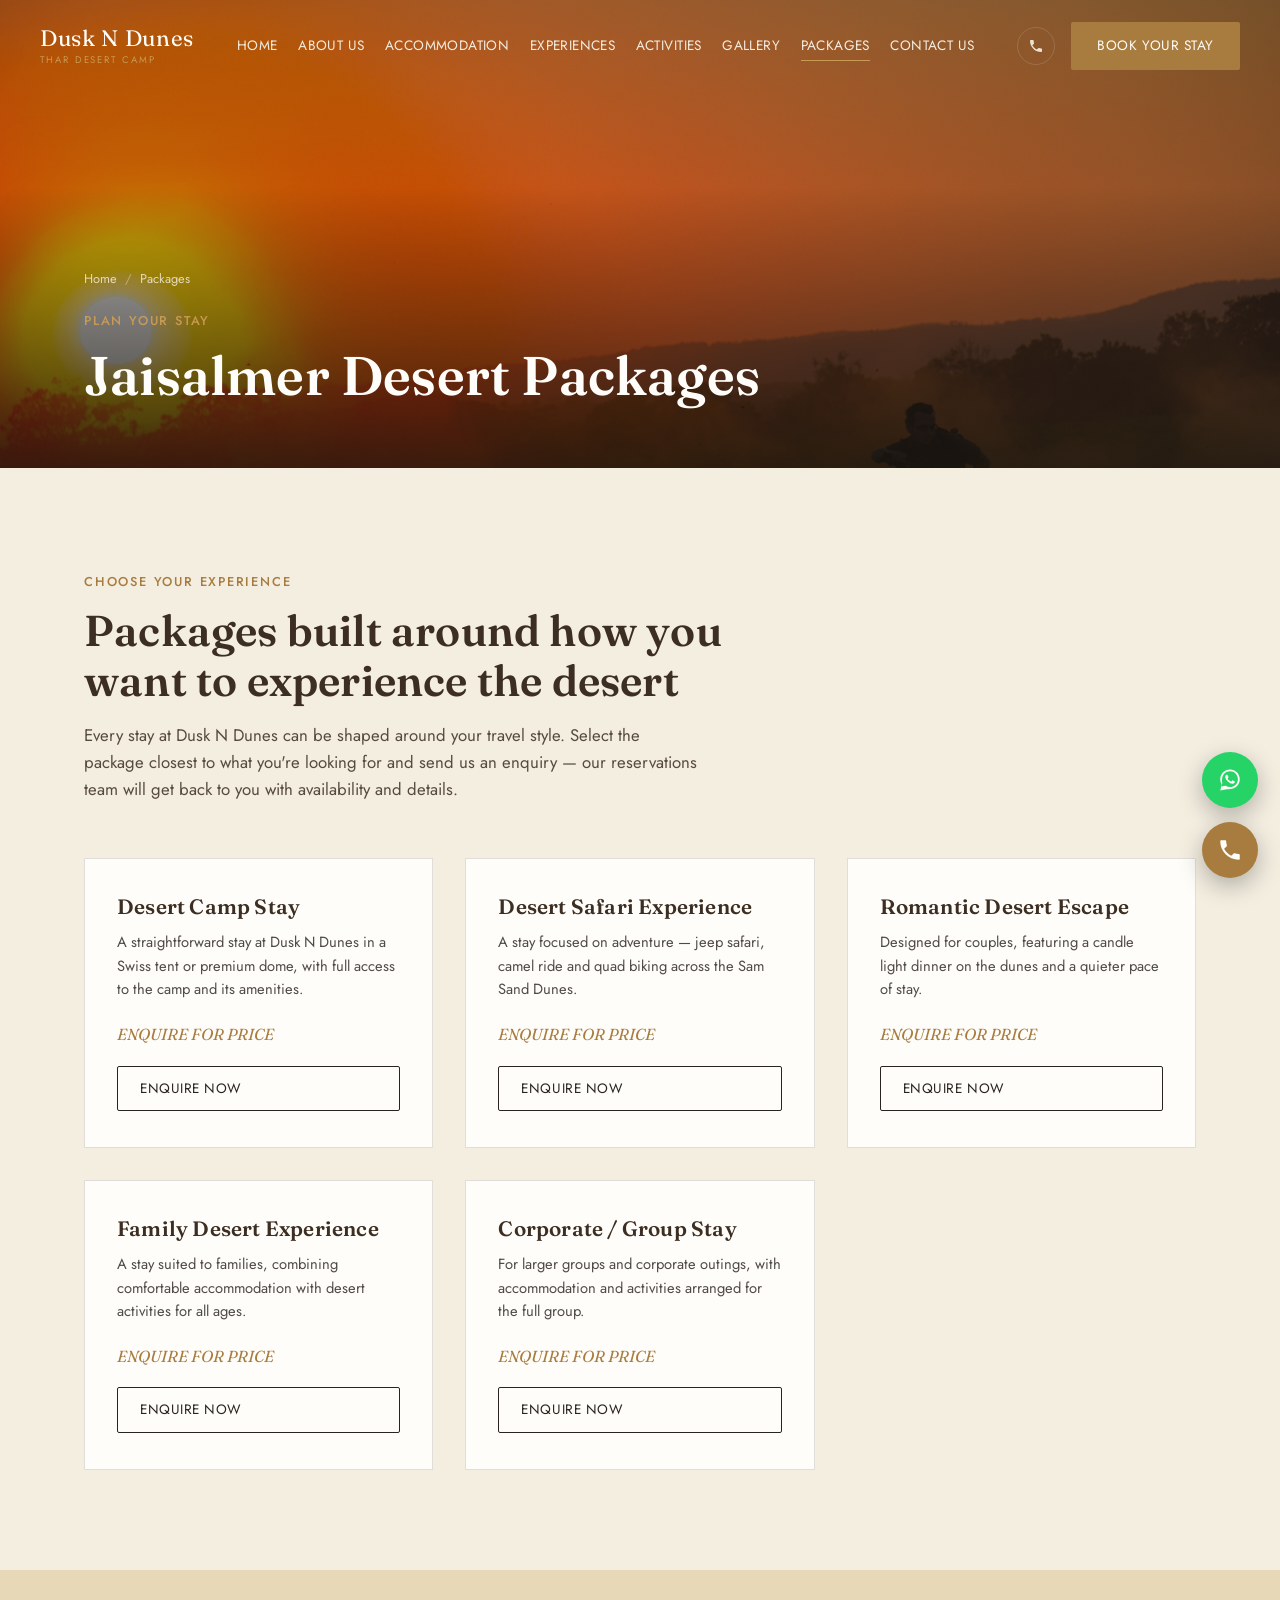
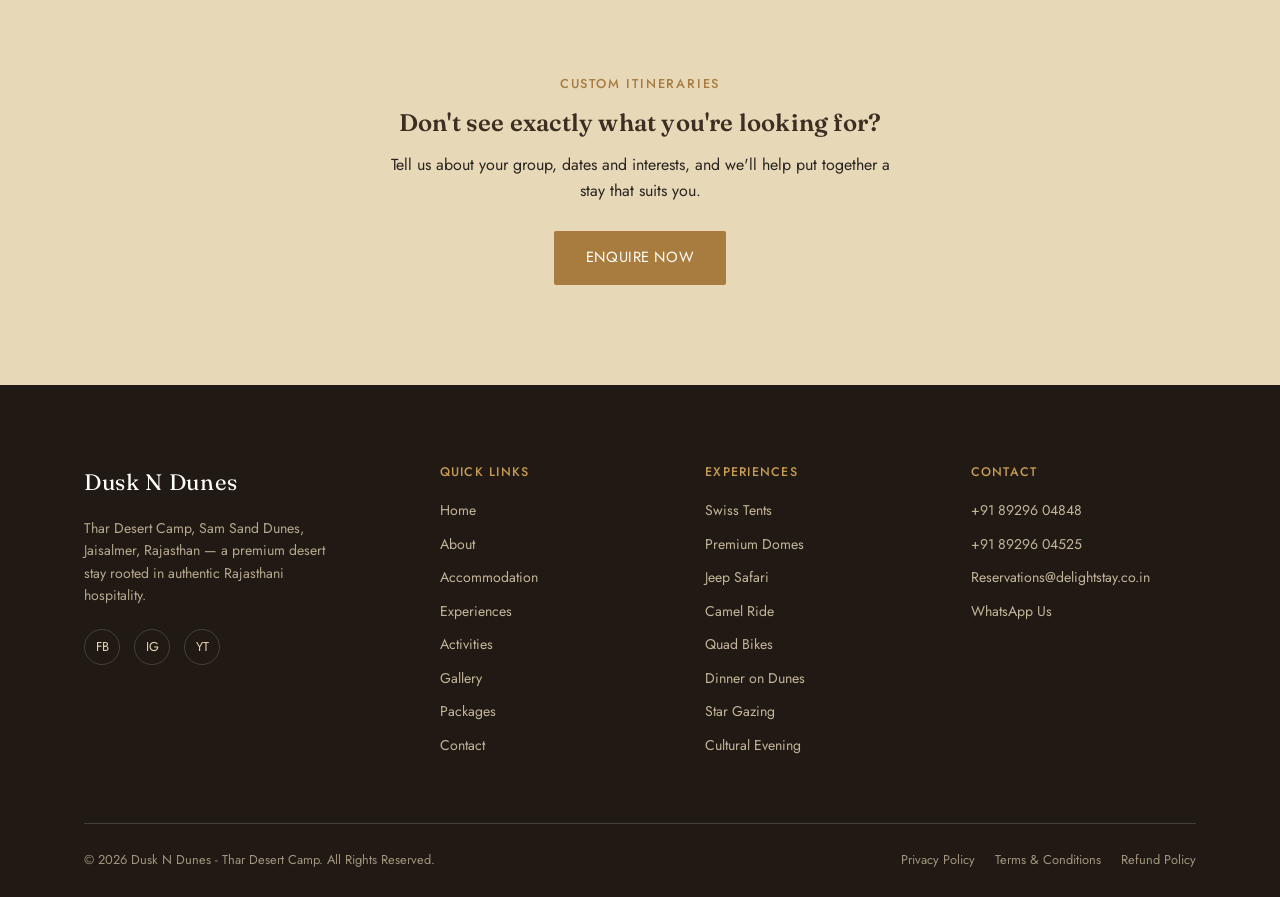
<file: tour-packages.html>
<!DOCTYPE html>
<html lang="en">
<head>
  <meta charset="UTF-8">
    <meta name="viewport" content="width=device-width, initial-scale=1.0">
    <title>Jaisalmer Desert Packages | Dusk N Dunes Camp Stays</title>
    <meta name="description" content="Explore Jaisalmer desert packages from Dusk N Dunes — desert camp stays, safari experiences, romantic escapes and family or group packages.">
    <link rel="canonical" href="https://www.dusknddunes.com/tour-packages.html">
    <meta name="robots" content="index, follow">

    <!-- Open Graph -->
    <meta property="og:type" content="website">
    <meta property="og:title" content="Jaisalmer Desert Packages | Dusk N Dunes Camp Stays">
    <meta property="og:description" content="Explore Jaisalmer desert packages from Dusk N Dunes — desert camp stays, safari experiences, romantic escapes and family or group packages.">
    <meta property="og:image" content="https://www.dusknddunes.com/images/desert/packages-hero.jpg">
    <meta property="og:url" content="https://www.dusknddunes.com/tour-packages.html">
    <meta property="og:site_name" content="Dusk N Dunes - Thar Desert Camp">

    <!-- Twitter -->
    <meta name="twitter:card" content="summary_large_image">
    <meta name="twitter:title" content="Jaisalmer Desert Packages | Dusk N Dunes Camp Stays">
    <meta name="twitter:description" content="Explore Jaisalmer desert packages from Dusk N Dunes — desert camp stays, safari experiences, romantic escapes and family or group packages.">
    <meta name="twitter:image" content="https://www.dusknddunes.com/images/desert/packages-hero.jpg">

    <link rel="icon" href="images/favicon.png" type="image/png">
    <link rel="preconnect" href="https://fonts.googleapis.com">
    <link rel="preconnect" href="https://fonts.gstatic.com" crossorigin>
    <link href="https://fonts.googleapis.com/css2?family=Fraunces:ital,wght@0,500;0,600;1,500&family=Jost:wght@400;500;600&display=swap" rel="stylesheet">
    <link rel="stylesheet" href="css/style.css">
    <link rel="stylesheet" href="css/responsive.css">
    
</head>
<body>
  <a class="skip-link" href="#main">Skip to content</a>
  <header class="site-header">
    <div class="header-inner">
      <a href="index.html" class="brand">
        <span class="brand-name">Dusk N Dunes</span>
        <span class="brand-sub">THAR DESERT CAMP</span>
      </a>
      <nav class="main-nav" aria-label="Primary">
        <a href="index.html">HOME</a>
        <a href="about.html">ABOUT US</a>
        <a href="accommodation.html">ACCOMMODATION</a>
        <a href="dinner-on-dunes.html">EXPERIENCES</a>
        <a href="safari-activities.html">ACTIVITIES</a>
        <a href="gallery.html">GALLERY</a>
        <a href="tour-packages.html" class="active">PACKAGES</a>
        <a href="contact.html">CONTACT US</a>
      </nav>
      <div class="header-actions">
        <a href="tel:+918929604848" class="phone-link" aria-label="Call +91 89296 04848" title="+91 89296 04848">
          <svg viewBox="0 0 24 24" fill="currentColor" aria-hidden="true"><path d="M6.6 10.8c1.4 2.8 3.8 5.1 6.6 6.6l2.2-2.2c.3-.3.7-.4 1-.2 1.1.4 2.3.6 3.6.6.6 0 1 .4 1 1V20c0 .6-.4 1-1 1C10.6 21 3 13.4 3 4c0-.6.4-1 1-1h3.5c.6 0 1 .4 1 1 0 1.3.2 2.5.6 3.6.1.4 0 .8-.3 1.1L6.6 10.8z"/></svg>
          <span class="phone-text">+91 89296 04848</span>
        </a>
        <a href="contact.html#enquiry" class="btn btn-primary btn-header-cta">BOOK YOUR STAY</a>
        <button class="hamburger" aria-label="Open menu" aria-expanded="false">
          <span></span><span></span><span></span>
        </button>
      </div>
    </div>
  </header>

  <nav class="mobile-nav" aria-label="Mobile">
    <a href="index.html">HOME</a>
        <a href="about.html">ABOUT US</a>
        <a href="accommodation.html">ACCOMMODATION</a>
        <a href="dinner-on-dunes.html">EXPERIENCES</a>
        <a href="safari-activities.html">ACTIVITIES</a>
        <a href="gallery.html">GALLERY</a>
        <a href="tour-packages.html">PACKAGES</a>
        <a href="contact.html">CONTACT US</a>
    <a href="contact.html#enquiry" class="btn btn-primary">BOOK YOUR STAY</a>
    <div class="mobile-nav-contact">
      <a href="tel:+918929604848">CALL NOW — +91 89296 04848</a>
      <a href="https://wa.me/918929604848" target="_blank" rel="noopener">WHATSAPP US</a>
    </div>
  </nav>

  <main id="main">

    <section class="page-hero">
      <div class="hero-media">
        <figure class="ph-img " data-label="Tour packages hero photograph"><img src="images/activities/quad-bike-2.jpg" alt="Desert camp packages at Sam Sand Dunes, Jaisalmer" loading="lazy" width="800" height="600"></figure>
      </div>
      <div class="hero-content">
        <div class="breadcrumbs"><a href="index.html">Home</a><span>/</span>Packages</div>
        <span class="eyebrow">PLAN YOUR STAY</span>
        <h1>Jaisalmer Desert Packages</h1>
      </div>
    </section>

    <section class="section reveal">
      <div class="container">
        <div class="section-head">
          <span class="eyebrow">CHOOSE YOUR EXPERIENCE</span>
          <h2>Packages built around how you want to experience the desert</h2>
          <p>Every stay at Dusk N Dunes can be shaped around your travel style. Select the package closest to what you're looking for and send us an enquiry — our reservations team will get back to you with availability and details.</p>
        </div>
        <div class="card-grid cols-3" style="align-items:stretch;">
          <article class="package-card">
            <h3>Desert Camp Stay</h3>
            <p>A straightforward stay at Dusk N Dunes in a Swiss tent or premium dome, with full access to the camp and its amenities.</p>
            <div class="package-price">ENQUIRE FOR PRICE</div>
            <a href="contact.html?package=Desert%20Camp%20Stay#enquiry" class="btn btn-outline btn-sm">ENQUIRE NOW</a>
          </article>
          <article class="package-card">
            <h3>Desert Safari Experience</h3>
            <p>A stay focused on adventure — jeep safari, camel ride and quad biking across the Sam Sand Dunes.</p>
            <div class="package-price">ENQUIRE FOR PRICE</div>
            <a href="contact.html?package=Desert%20Safari%20Experience#enquiry" class="btn btn-outline btn-sm">ENQUIRE NOW</a>
          </article>
          <article class="package-card">
            <h3>Romantic Desert Escape</h3>
            <p>Designed for couples, featuring a candle light dinner on the dunes and a quieter pace of stay.</p>
            <div class="package-price">ENQUIRE FOR PRICE</div>
            <a href="contact.html?package=Romantic%20Desert%20Escape#enquiry" class="btn btn-outline btn-sm">ENQUIRE NOW</a>
          </article>
          <article class="package-card">
            <h3>Family Desert Experience</h3>
            <p>A stay suited to families, combining comfortable accommodation with desert activities for all ages.</p>
            <div class="package-price">ENQUIRE FOR PRICE</div>
            <a href="contact.html?package=Family%20Desert%20Experience#enquiry" class="btn btn-outline btn-sm">ENQUIRE NOW</a>
          </article>
          <article class="package-card">
            <h3>Corporate / Group Stay</h3>
            <p>For larger groups and corporate outings, with accommodation and activities arranged for the full group.</p>
            <div class="package-price">ENQUIRE FOR PRICE</div>
            <a href="contact.html?package=Corporate%20/%20Group%20Stay#enquiry" class="btn btn-outline btn-sm">ENQUIRE NOW</a>
          </article>
        </div>
      </div>
    </section>

    <section class="section section--sand reveal">
      <div class="container center" style="max-width:640px;text-align:center;">
        <span class="eyebrow">CUSTOM ITINERARIES</span>
        <h2 style="margin-bottom:16px;">Don't see exactly what you're looking for?</h2>
        <p style="margin:0 auto 28px;">Tell us about your group, dates and interests, and we'll help put together a stay that suits you.</p>
        <a href="contact.html#enquiry" class="btn btn-primary">ENQUIRE NOW</a>
      </div>
    </section>

  </main>

  <footer class="site-footer">
    <div class="container">
      <div class="footer-grid">
        <div class="footer-brand">
          <span class="brand-name">Dusk N Dunes</span>
          <p>Thar Desert Camp, Sam Sand Dunes, Jaisalmer, Rajasthan — a premium desert stay rooted in authentic Rajasthani hospitality.</p>
          <div class="footer-social" aria-label="Social media">
            <a href="#" aria-label="Facebook">FB</a>
            <a href="#" aria-label="Instagram">IG</a>
            <a href="#" aria-label="YouTube">YT</a>
          </div>
        </div>
        <div class="footer-col">
          <h4>QUICK LINKS</h4>
          <ul>
            <li><a href="index.html">Home</a></li>
            <li><a href="about.html">About</a></li>
            <li><a href="accommodation.html">Accommodation</a></li>
            <li><a href="safari-activities.html">Experiences</a></li>
            <li><a href="safari-activities.html">Activities</a></li>
            <li><a href="gallery.html">Gallery</a></li>
            <li><a href="tour-packages.html">Packages</a></li>
            <li><a href="contact.html">Contact</a></li>
          </ul>
        </div>
        <div class="footer-col">
          <h4>EXPERIENCES</h4>
          <ul>
            <li><a href="swiss-tents.html">Swiss Tents</a></li>
            <li><a href="premium-domes.html">Premium Domes</a></li>
            <li><a href="safari-activities.html">Jeep Safari</a></li>
            <li><a href="safari-activities.html">Camel Ride</a></li>
            <li><a href="safari-activities.html">Quad Bikes</a></li>
            <li><a href="dinner-on-dunes.html">Dinner on Dunes</a></li>
            <li><a href="safari-activities.html">Star Gazing</a></li>
            <li><a href="about.html">Cultural Evening</a></li>
          </ul>
        </div>
        <div class="footer-col">
          <h4>CONTACT</h4>
          <ul>
            <li><a href="tel:+918929604848">+91 89296 04848</a></li>
            <li><a href="tel:+918929604525">+91 89296 04525</a></li>
            <li><a href="mailto:Reservations@delightstay.co.in">Reservations@delightstay.co.in</a></li>
            <li><a href="https://wa.me/918929604848" target="_blank" rel="noopener">WhatsApp Us</a></li>
          </ul>
        </div>
      </div>
      <div class="footer-bottom">
        <span>&copy; <span data-year>2026</span> Dusk N Dunes - Thar Desert Camp. All Rights Reserved.</span>
        <div class="footer-legal">
          <a href="privacy-policy.html">Privacy Policy</a>
          <a href="terms-condition.html">Terms &amp; Conditions</a>
          <a href="refund-policy.html">Refund Policy</a>
        </div>
      </div>
    </div>
  </footer>
  <div class="float-stack">
    <a class="float-btn whatsapp" href="https://wa.me/918929604848" target="_blank" rel="noopener" aria-label="Chat on WhatsApp"><svg viewBox="0 0 32 32" fill="currentColor" aria-hidden="true"><path d="M16.02 3C9.4 3 4 8.37 4 15c0 2.35.66 4.55 1.8 6.43L4 29l7.77-1.75A11.9 11.9 0 0 0 16.02 27C22.63 27 28 21.63 28 15S22.63 3 16.02 3zm0 21.7c-2 0-3.87-.55-5.47-1.5l-.39-.23-4.6 1.04 1.06-4.5-.25-.4A9.63 9.63 0 0 1 6.3 15c0-5.36 4.36-9.7 9.72-9.7 5.36 0 9.7 4.34 9.7 9.7 0 5.36-4.34 9.7-9.7 9.7zm5.32-7.27c-.29-.15-1.72-.85-1.99-.95-.27-.1-.46-.15-.66.15-.2.29-.75.95-.92 1.15-.17.2-.34.22-.63.07-.29-.15-1.22-.45-2.33-1.44-.86-.77-1.44-1.72-1.61-2.01-.17-.29-.02-.45.13-.6.13-.13.29-.34.44-.51.15-.17.2-.29.29-.49.1-.2.05-.37-.02-.51-.07-.15-.66-1.58-.9-2.17-.24-.57-.48-.49-.66-.5-.17-.01-.37-.01-.56-.01-.2 0-.51.07-.78.37-.27.29-1.02 1-1.02 2.44s1.05 2.83 1.19 3.03c.15.2 2.06 3.14 5 4.4.7.3 1.24.48 1.67.61.7.22 1.34.19 1.84.11.56-.08 1.72-.7 1.96-1.38.24-.68.24-1.26.17-1.38-.07-.12-.26-.2-.55-.35z"/></svg></a>
    <a class="float-btn call" href="tel:+918929604848" aria-label="Call Dusk N Dunes"><svg viewBox="0 0 24 24" fill="currentColor" aria-hidden="true"><path d="M6.6 10.8c1.4 2.8 3.8 5.1 6.6 6.6l2.2-2.2c.3-.3.7-.4 1-.2 1.1.4 2.3.6 3.6.6.6 0 1 .4 1 1V20c0 .6-.4 1-1 1C10.6 21 3 13.4 3 4c0-.6.4-1 1-1h3.5c.6 0 1 .4 1 1 0 1.3.2 2.5.6 3.6.1.4 0 .8-.3 1.1L6.6 10.8z"/></svg></a>
  </div>
  <button class="back-to-top" aria-label="Back to top"><svg viewBox="0 0 24 24" fill="none" stroke="currentColor" stroke-width="2" stroke-linecap="round" stroke-linejoin="round" aria-hidden="true"><path d="M12 19V5M5 12l7-7 7 7"/></svg></button>

  <script src="js/main.js"></script>
  
</body>
</html>
</file>
<file: css/style.css>
/* =========================================================
   DUSK N DUNES — Thar Desert Camp
   Core Stylesheet
   ========================================================= */

/* ---- Design tokens ---- */
:root{
  --sand-ivory:   #F4EEE1;
  --sand-warm:    #E7D8B8;
  --sand-deep:    #CBAE7C;
  --charcoal:     #2A2420;
  --espresso:     #3C2E22;
  --gold:         #A87C3F;
  --gold-light:   #C79A55;
  --black-brown:  #17130F;
  --black-brown-2:#211A14;
  --white:        #FFFDF9;
  --line:         rgba(42,36,32,0.14);
  --line-light:   rgba(255,253,249,0.16);

  --font-display: 'Fraunces', Georgia, serif;
  --font-body:    'Jost', 'Segoe UI', sans-serif;

  --container: 1240px;
  --gutter: clamp(20px, 5vw, 64px);

  --radius-sm: 2px;
  --radius-md: 4px;

  --ease: cubic-bezier(.4,0,.2,1);
}

/* ---- Reset ---- */
*,*::before,*::after{box-sizing:border-box;margin:0;padding:0;}
html{scroll-behavior:smooth;}
@media (prefers-reduced-motion: reduce){
  html{scroll-behavior:auto;}
  *,*::before,*::after{animation-duration:0.01ms !important;animation-iteration-count:1 !important;transition-duration:0.01ms !important;}
}
body{
  font-family:var(--font-body);
  color:var(--charcoal);
  background:var(--sand-ivory);
  line-height:1.6;
  font-size:16px;
  -webkit-font-smoothing:antialiased;
  overflow-x:hidden;
}
img{max-width:100%;display:block;}
a{color:inherit;text-decoration:none;}
ul{list-style:none;}
button{font-family:inherit;cursor:pointer;border:none;background:none;}
h1,h2,h3,h4{
  font-family:var(--font-display);
  font-weight:600;
  line-height:1.15;
  color:var(--espresso);
  letter-spacing:0.2px;
}
p{max-width:62ch;}
.container{
  max-width:var(--container);
  margin:0 auto;
  padding:0 var(--gutter);
}
:focus-visible{
  outline:2px solid var(--gold);
  outline-offset:3px;
}
::selection{background:var(--gold-light);color:var(--black-brown);}

/* ---- Utility ---- */
.section{padding:100px 0;}
.section--tight{padding:64px 0;}
.section--dark{background:var(--black-brown);color:var(--sand-ivory);}
.section--dark h1,.section--dark h2,.section--dark h3{color:var(--sand-ivory);}
.section--sand{background:var(--sand-warm);}
.eyebrow{
  font-family:var(--font-body);
  font-size:0.8rem;
  letter-spacing:0.14em;
  color:var(--gold);
  font-weight:500;
  display:inline-block;
  margin-bottom:14px;
}
.section-head{max-width:640px;margin-bottom:56px;}
.section-head h2{font-size:clamp(1.9rem,3.4vw,2.7rem);margin-bottom:16px;}
.section-head p{color:var(--espresso);opacity:0.85;font-size:1.05rem;}
.section--dark .section-head p{color:var(--sand-warm);opacity:0.9;}
.center{text-align:center;margin-left:auto;margin-right:auto;}
.rule{height:1px;background:var(--line);border:none;margin:56px 0;}
.section--dark .rule{background:var(--line-light);}

/* ---- Buttons ---- */
.btn{
  display:inline-flex;align-items:center;gap:10px;
  padding:15px 32px;
  font-size:0.92rem;
  letter-spacing:0.04em;
  border-radius:var(--radius-sm);
  transition:background .3s var(--ease),color .3s var(--ease),border-color .3s var(--ease),transform .3s var(--ease);
  white-space:nowrap;
}
.btn-primary{
  background:var(--gold);
  color:var(--white);
}
.btn-primary:hover{background:var(--espresso);}
.btn-outline{
  border:1px solid var(--charcoal);
  color:var(--charcoal);
}
.btn-outline:hover{background:var(--charcoal);color:var(--sand-ivory);}
.section--dark .btn-outline{border-color:var(--sand-warm);color:var(--sand-ivory);}
.section--dark .btn-outline:hover{background:var(--sand-ivory);color:var(--black-brown);}
.btn-line{
  border-bottom:1px solid var(--gold);
  padding:4px 0;
  font-size:0.9rem;
}
.btn-line:hover{color:var(--gold);}
.btn-sm{padding:11px 22px;font-size:0.85rem;}

/* ---- Header ---- */
.site-header{
  position:fixed;top:0;left:0;right:0;
  z-index:500;
  background:transparent;
  transition:background .35s var(--ease),box-shadow .35s var(--ease), padding .35s var(--ease);
  padding:22px 0;
}
.site-header.is-scrolled{
  background:rgba(23,19,15,0.94);
  box-shadow:0 4px 24px rgba(0,0,0,0.18);
  padding:12px 0;
  backdrop-filter:blur(6px);
}
.header-inner{
  display:flex;align-items:center;justify-content:space-between;
  max-width:1400px;margin:0 auto;padding:0 40px;
  gap:20px;
  box-sizing:border-box;
}
.brand{
  display:flex;flex-direction:column;line-height:1.1;
  flex-shrink:0;white-space:nowrap;
}
.brand-name{
  font-family:var(--font-display);
  font-size:1.4rem;
  color:var(--white);
  letter-spacing:0.03em;
  white-space:nowrap;
}
.brand-sub{
  font-size:0.6rem;
  letter-spacing:0.2em;
  color:var(--gold-light);
  margin-top:4px;
  white-space:nowrap;
}
.main-nav{
  display:flex;align-items:center;
  gap:clamp(14px,1.6vw,30px);
  flex-shrink:1;
  min-width:0;
}
.main-nav a{
  color:var(--sand-ivory);
  font-size:0.85rem;
  letter-spacing:0.03em;
  white-space:nowrap;
  flex-shrink:0;
  position:relative;
  padding:4px 0;
}
.main-nav a::after{
  content:"";position:absolute;left:0;bottom:0;width:0;height:1px;
  background:var(--gold-light);transition:width .3s var(--ease);
}
.main-nav a:hover::after,.main-nav a.active::after{width:100%;}
.header-actions{display:flex;align-items:center;gap:16px;flex-shrink:0;}
.header-actions .phone-link{
  color:var(--sand-ivory);font-size:0.85rem;
  display:flex;align-items:center;gap:8px;
  white-space:nowrap;flex-shrink:0;
  opacity:0.92;transition:opacity .25s var(--ease),background .25s var(--ease),border-color .25s var(--ease);
}
.header-actions .phone-link:hover{opacity:1;}
.header-actions .phone-link svg{width:16px;height:16px;flex-shrink:0;}
.btn-header-cta{
  padding:13px 26px;
  font-size:0.85rem;
  white-space:nowrap;
  flex-shrink:0;
}
.hamburger{
  display:none;
  width:30px;height:22px;position:relative;
  flex-direction:column;justify-content:space-between;
  flex-shrink:0;
}
.hamburger span{
  display:block;height:1.5px;width:100%;background:var(--sand-ivory);
  transition:transform .3s var(--ease),opacity .3s var(--ease);
}
.hamburger.is-open span:nth-child(1){transform:translateY(9.5px) rotate(45deg);}
.hamburger.is-open span:nth-child(2){opacity:0;}
.hamburger.is-open span:nth-child(3){transform:translateY(-9.5px) rotate(-45deg);}

.mobile-nav{
  position:fixed;inset:0;
  background:var(--black-brown);
  z-index:490;
  display:flex;flex-direction:column;
  padding:110px var(--gutter) 40px;
  transform:translateX(100%);
  transition:transform .45s var(--ease);
  overflow-y:auto;
}
.mobile-nav.is-open{transform:translateX(0);}
.mobile-nav a{
  color:var(--sand-ivory);
  font-family:var(--font-display);
  font-size:1.5rem;
  padding:14px 0;
  border-bottom:1px solid var(--line-light);
}
.mobile-nav .btn{margin-top:28px;align-self:flex-start;}
.mobile-nav-contact{
  display:flex;flex-direction:column;gap:14px;
  margin-top:26px;padding-top:26px;
  border-top:1px solid var(--line-light);
}
.mobile-nav-contact a{
  color:var(--sand-warm);font-family:var(--font-body);
  font-size:0.92rem;letter-spacing:0.03em;
  border-bottom:none;padding:0;
}
.mobile-nav-contact a:hover{color:var(--gold-light);}

/* ---- Hero ---- */
.hero{
  position:relative;min-height:100vh;
  display:flex;align-items:flex-end;
  color:var(--white);
  overflow:hidden;
}
.hero-media{position:absolute;inset:0;z-index:0;}
.hero-media img{width:100%;height:100%;object-fit:cover;}
.hero-media::after{
  content:"";position:absolute;inset:0;
  background:linear-gradient(180deg, rgba(23,19,15,0.35) 0%, rgba(23,19,15,0.25) 40%, rgba(23,19,15,0.85) 100%);
}
.hero-content{
  position:relative;z-index:1;
  max-width:var(--container);margin:0 auto;
  padding:0 var(--gutter) 100px;
  width:100%;
}
.hero-content .eyebrow{color:var(--gold-light);}
.hero-content h1{
  font-size:clamp(2.6rem,6.4vw,5rem);
  color:var(--white);
  max-width:14ch;
}
.hero-content .hero-sub{
  font-family:var(--font-display);
  font-style:italic;
  font-size:clamp(1.1rem,2vw,1.5rem);
  color:var(--sand-warm);
  margin-top:14px;
  max-width:32ch;
}
.hero-content .hero-copy{
  margin-top:22px;
  max-width:52ch;
  color:rgba(255,253,249,0.86);
  font-size:1.02rem;
}
.hero-ctas{
  margin-top:38px;
  display:flex;flex-wrap:wrap;gap:16px;align-items:center;
}
.hero-scroll{
  position:absolute;bottom:34px;right:var(--gutter);
  z-index:1;color:var(--sand-ivory);
  display:flex;align-items:center;gap:10px;
  font-size:0.75rem;letter-spacing:0.1em;
}
.hero-scroll .line{width:1px;height:40px;background:var(--line-light);position:relative;overflow:hidden;}
.hero-scroll .line::after{
  content:"";position:absolute;top:-100%;left:0;width:100%;height:100%;
  background:var(--gold-light);
  animation:scrollLine 2.2s ease-in-out infinite;
}
@keyframes scrollLine{
  0%{top:-100%;}50%{top:0;}100%{top:100%;}
}

/* Page (non-home) hero — shorter */
.page-hero{
  position:relative;min-height:52vh;
  display:flex;align-items:flex-end;color:var(--white);
  overflow:hidden;
}
.page-hero .hero-content{padding-bottom:60px;}
.page-hero h1{font-size:clamp(2.1rem,4.6vw,3.4rem);max-width:20ch;}
.breadcrumbs{
  position:relative;z-index:1;display:flex;gap:8px;font-size:0.8rem;
  color:var(--sand-warm);margin-bottom:18px;
}
.breadcrumbs a:hover{color:var(--gold-light);}
.breadcrumbs span{opacity:0.5;}

/* ---- Image placeholder handling ---- */
.ph-img{
  position:relative;overflow:hidden;background:
    linear-gradient(135deg, var(--sand-deep) 0%, var(--sand-warm) 50%, var(--sand-deep) 100%);
}
.ph-img img{
  width:100%;height:100%;object-fit:cover;
  transition:transform .6s var(--ease);
}
.ph-img.ph-fallback::before{
  content:attr(data-label);
  position:absolute;inset:0;
  display:flex;align-items:center;justify-content:center;
  text-align:center;padding:12px;
  font-family:var(--font-display);font-style:italic;
  font-size:0.95rem;color:var(--espresso);opacity:0.55;
  background:repeating-linear-gradient(135deg, transparent 0 18px, rgba(60,46,34,0.05) 18px 19px);
}
.ph-img.ph-fallback img{opacity:0;}

/* ---- Intro / split section ---- */
.split{
  display:grid;grid-template-columns:1fr 1fr;gap:64px;align-items:center;
}
.split-media{aspect-ratio:4/5;border-radius:var(--radius-md);}
.split-media.wide{aspect-ratio:16/10;}
.split-text .eyebrow{margin-bottom:14px;}
.split-text h2{font-size:clamp(1.9rem,3.4vw,2.6rem);margin-bottom:20px;}
.split-text p + p{margin-top:16px;}
.split-text p{opacity:0.88;}

/* ---- USP stats ---- */
.usp-grid{
  display:grid;grid-template-columns:repeat(4,1fr);
  border-top:1px solid var(--line-light);
}
.usp-item{
  padding:44px 28px;border-right:1px solid var(--line-light);
  text-align:left;
}
.usp-item:last-child{border-right:none;}
.usp-number{
  font-family:var(--font-display);font-size:clamp(2.4rem,4vw,3.4rem);
  color:var(--gold-light);line-height:1;
}
.usp-label{
  margin-top:12px;font-size:0.92rem;letter-spacing:0.02em;
  color:var(--sand-warm);
}

/* ---- Cards ---- */
.card-grid{display:grid;grid-template-columns:repeat(2,1fr);gap:32px;}
.card-grid.cols-3{grid-template-columns:repeat(3,1fr);}
.card{
  background:var(--white);
  border:1px solid var(--line);
}
.card-media{aspect-ratio:4/3;}
.card-body{padding:30px 30px 32px;}
.card-body h3{font-size:1.35rem;margin-bottom:10px;}
.card-body p{font-size:0.95rem;opacity:0.82;margin-bottom:18px;}
.card-features{margin-bottom:20px;}
.card-features li{
  font-size:0.86rem;opacity:0.8;padding:5px 0 5px 18px;position:relative;
}
.card-features li::before{
  content:"";position:absolute;left:0;top:13px;width:7px;height:1px;background:var(--gold);
}
.card-actions{display:flex;gap:20px;align-items:center;flex-wrap:wrap;}

/* Experience card (smaller) */
.exp-card{position:relative;}
.exp-media{aspect-ratio:3/4;}
.exp-card figcaption{
  position:absolute;left:0;right:0;bottom:0;padding:24px;z-index:1;
  background:linear-gradient(180deg, transparent 0%, rgba(23,19,15,0.88) 100%);
  color:var(--white);
}
.exp-card{position:relative;overflow:hidden;}
.exp-card .ph-img{position:absolute;inset:0;}
.exp-card h3{color:var(--white);font-size:1.15rem;margin-bottom:6px;}
.exp-card p{font-size:0.85rem;color:var(--sand-warm);margin-bottom:12px;max-width:none;}
.exp-grid{display:grid;grid-template-columns:repeat(4,1fr);gap:20px;}

/* ---- Why choose us ---- */
.why-grid{display:grid;grid-template-columns:repeat(2,1fr);gap:1px;background:var(--line);border:1px solid var(--line);}
.why-item{background:var(--sand-ivory);padding:30px 32px;display:flex;gap:18px;align-items:flex-start;}
.why-index{font-family:var(--font-display);color:var(--gold);font-size:1.1rem;min-width:30px;}
.why-item h4{font-size:1.05rem;margin-bottom:6px;}
.why-item p{font-size:0.88rem;opacity:0.75;}

/* ---- Gallery ---- */
.gallery-filters{display:flex;gap:10px;flex-wrap:wrap;margin-bottom:44px;}
.gallery-filters button{
  padding:9px 20px;border:1px solid var(--line);font-size:0.82rem;
  letter-spacing:0.04em;border-radius:20px;transition:all .25s var(--ease);
}
.gallery-filters button.active,.gallery-filters button:hover{
  background:var(--charcoal);color:var(--sand-ivory);border-color:var(--charcoal);
}
.gallery-grid{
  columns:4 260px;column-gap:16px;
}
.gallery-item{
  break-inside:avoid;margin-bottom:16px;cursor:pointer;overflow:hidden;position:relative;
}
.gallery-item img{transition:transform .5s var(--ease);}
.gallery-item:hover img{transform:scale(1.06);}
.gallery-item .ph-img{aspect-ratio:1/1;}
.gallery-item:nth-child(3n+1) .ph-img{aspect-ratio:3/4;}
.gallery-item:nth-child(5n+2) .ph-img{aspect-ratio:4/5;}

.lightbox{
  position:fixed;inset:0;z-index:900;background:rgba(23,19,15,0.96);
  display:flex;align-items:center;justify-content:center;
  opacity:0;pointer-events:none;transition:opacity .3s var(--ease);
}
.lightbox.is-open{opacity:1;pointer-events:auto;}
.lightbox img{max-width:86vw;max-height:82vh;object-fit:contain;}
.lightbox-close,.lightbox-prev,.lightbox-next{
  position:absolute;color:var(--sand-ivory);font-size:1.6rem;
  width:48px;height:48px;display:flex;align-items:center;justify-content:center;
  border:1px solid var(--line-light);border-radius:50%;transition:background .25s var(--ease);
}
.lightbox-close:hover,.lightbox-prev:hover,.lightbox-next:hover{background:rgba(255,255,255,0.1);}
.lightbox-close{top:24px;right:24px;}
.lightbox-prev{left:24px;top:50%;transform:translateY(-50%);}
.lightbox-next{right:24px;top:50%;transform:translateY(-50%);}

/* ---- Packages ---- */
.package-card{
  background:var(--white);border:1px solid var(--line);padding:36px 32px;
  display:flex;flex-direction:column;height:100%;
}
.package-card h3{font-size:1.3rem;margin-bottom:12px;}
.package-card p{font-size:0.92rem;opacity:0.82;margin-bottom:20px;flex-grow:1;}
.package-price{
  font-family:var(--font-display);font-style:italic;color:var(--gold);
  font-size:1rem;margin-bottom:18px;
}

/* ---- Form ---- */
.enquiry-panel{
  background:var(--white);border:1px solid var(--line);padding:44px;
}
.form-grid{display:grid;grid-template-columns:1fr 1fr;gap:22px;}
.form-field{display:flex;flex-direction:column;gap:8px;}
.form-field.full{grid-column:1/-1;}
.form-field label{font-size:0.82rem;letter-spacing:0.03em;color:var(--espresso);}
.form-field label .req{color:var(--gold);}
.form-field input,.form-field select,.form-field textarea{
  border:1px solid var(--line);background:var(--sand-ivory);
  padding:13px 14px;font-family:var(--font-body);font-size:0.95rem;color:var(--charcoal);
  border-radius:var(--radius-sm);transition:border-color .25s var(--ease);
}
.form-field input:focus,.form-field select:focus,.form-field textarea:focus{
  border-color:var(--gold);outline:none;
}
.form-field textarea{resize:vertical;min-height:110px;}
.form-hp{position:absolute;left:-9999px;opacity:0;}
.form-submit{margin-top:8px;display:flex;align-items:center;gap:18px;flex-wrap:wrap;}
.form-msg{font-size:0.88rem;padding:14px 16px;border-radius:var(--radius-sm);display:none;}
.form-msg.show{display:block;}
.form-msg.success{background:#EAF3E7;color:#2E5D33;border:1px solid #BFDCC0;}
.form-msg.error{background:#F7E7E3;color:#8A3324;border:1px solid #E4BCB0;}
.field-error{font-size:0.76rem;color:#B23A2A;min-height:14px;}

/* ---- Testimonial placeholder ---- */
.testimonial-note{
  border:1px dashed var(--line);padding:40px;text-align:center;
  font-family:var(--font-display);font-style:italic;color:var(--espresso);opacity:0.75;
}

/* ---- Contact page ---- */
.contact-grid{display:grid;grid-template-columns:1.1fr 1fr;gap:56px;}
.contact-block{margin-bottom:28px;}
.contact-block h4{font-size:0.82rem;letter-spacing:0.08em;color:var(--gold);margin-bottom:10px;}
.contact-block a,.contact-block p{font-size:0.98rem;}
.map-embed{
  aspect-ratio:16/9;background:var(--sand-warm);
  display:flex;align-items:center;justify-content:center;
  font-family:var(--font-display);font-style:italic;color:var(--espresso);opacity:0.7;
  border:1px solid var(--line);text-align:center;padding:20px;
}
.branch-grid{display:grid;grid-template-columns:repeat(3,1fr);gap:32px;}
.branch-card{border:1px solid var(--line);padding:30px;background:var(--white);}
.branch-card h4{font-family:var(--font-display);font-size:1.2rem;margin-bottom:14px;color:var(--espresso);}
.branch-card p{font-size:0.86rem;opacity:0.82;margin-bottom:6px;}
.branch-card .label{font-size:0.72rem;letter-spacing:0.06em;color:var(--gold);margin-top:14px;margin-bottom:4px;display:block;}

/* ---- Breadcrumb strip on inner pages (below hero) ---- */
.crumb-strip{background:var(--sand-warm);padding:16px 0;font-size:0.82rem;}
.crumb-strip a:hover{color:var(--gold);}
.crumb-strip span{opacity:0.5;margin:0 6px;}

/* ---- Footer ---- */
.site-footer{background:var(--black-brown-2);color:var(--sand-warm);padding-top:80px;}
.footer-grid{
  display:grid;grid-template-columns:1.4fr 1fr 1fr 1fr;gap:40px;
  padding-bottom:56px;border-bottom:1px solid var(--line-light);
}
.footer-brand .brand-name{color:var(--white);font-size:1.4rem;}
.footer-brand p{margin-top:16px;font-size:0.88rem;opacity:0.75;max-width:32ch;}
.footer-social{display:flex;gap:14px;margin-top:22px;}
.footer-social a{
  width:36px;height:36px;border:1px solid var(--line-light);border-radius:50%;
  display:flex;align-items:center;justify-content:center;font-size:0.8rem;
  transition:background .25s var(--ease),border-color .25s var(--ease);
}
.footer-social a:hover{background:var(--gold);border-color:var(--gold);}
.footer-col h4{
  font-size:0.78rem;letter-spacing:0.1em;color:var(--gold-light);margin-bottom:20px;
  font-family:var(--font-body);font-weight:500;
}
.footer-col li{margin-bottom:11px;font-size:0.88rem;}
.footer-col a{opacity:0.82;transition:opacity .25s var(--ease);}
.footer-col a:hover{opacity:1;color:var(--gold-light);}
.footer-bottom{
  display:flex;justify-content:space-between;align-items:center;flex-wrap:wrap;gap:12px;
  padding:26px 0;font-size:0.8rem;opacity:0.65;
}
.footer-legal{display:flex;gap:20px;flex-wrap:wrap;}

/* ---- Floating buttons ---- */
.float-stack{
  position:fixed;right:22px;bottom:22px;z-index:400;
  display:flex;flex-direction:column;gap:14px;align-items:flex-end;
}
.float-btn{
  width:56px;height:56px;border-radius:50%;
  display:flex;align-items:center;justify-content:center;
  box-shadow:0 8px 24px rgba(0,0,0,0.28);
  transition:transform .25s var(--ease);
  color:var(--white);
}
.float-btn:hover{transform:scale(1.07);}
.float-btn.whatsapp{background:#25D366;}
.float-btn.call{background:var(--gold);}
.float-btn svg{width:26px;height:26px;}
.back-to-top{
  position:fixed;left:22px;bottom:22px;z-index:400;
  width:46px;height:46px;border-radius:50%;
  background:var(--charcoal);color:var(--sand-ivory);
  display:flex;align-items:center;justify-content:center;
  opacity:0;pointer-events:none;transform:translateY(10px);
  transition:opacity .3s var(--ease),transform .3s var(--ease);
}
.back-to-top.show{opacity:1;pointer-events:auto;transform:translateY(0);}

/* ---- Scroll reveal ---- */
.reveal{opacity:0;transform:translateY(24px);transition:opacity .7s var(--ease),transform .7s var(--ease);}
.reveal.in{opacity:1;transform:translateY(0);}

/* ---- Legal pages ---- */
.legal-content h2{font-size:1.5rem;margin:36px 0 14px;}
.legal-content h2:first-child{margin-top:0;}
.legal-content p{max-width:none;margin-bottom:14px;opacity:0.88;}
.legal-content ul{margin:0 0 14px 20px;list-style:disc;}
.legal-content li{margin-bottom:8px;opacity:0.88;}

/* ---- Restaurant / cultural inline blocks ---- */
.feature-strip{display:grid;grid-template-columns:repeat(3,1fr);gap:32px;}
.feature-strip .item{padding:30px 0;border-top:1px solid var(--line);}
.feature-strip .item h4{font-size:1.05rem;margin-bottom:8px;}
.feature-strip .item p{font-size:0.9rem;opacity:0.78;}

/* ---- Skip link ---- */
.skip-link{
  position:absolute;left:-999px;top:0;background:var(--gold);color:var(--white);
  padding:12px 20px;z-index:1000;
}
.skip-link:focus{left:10px;top:10px;}
</file>
<file: css/responsive.css>
/* =========================================================
   DUSK N DUNES — Responsive Rules
   Breakpoints checked at: 1440 / 1024 / 768 / 414 / 375 / 320
   ========================================================= */

/* ---- Header: fluid desktop tightening (1025–1360px laptops) ---- */
@media (max-width:1360px){
  .header-actions .phone-link .phone-text{display:none;}
  .header-actions .phone-link{
    width:38px;height:38px;justify-content:center;
    border:1px solid var(--line-light);border-radius:50%;
  }
}

@media (max-width:1200px){
  .usp-grid{grid-template-columns:repeat(2,1fr);}
  .usp-item{border-bottom:1px solid var(--line-light);}
  .exp-grid{grid-template-columns:repeat(2,1fr);}
  .footer-grid{grid-template-columns:1fr 1fr;gap:36px;}
  .header-inner{padding:0 28px;gap:14px;}
}

@media (max-width:1024px){
  .main-nav{display:none;}
  .hamburger{display:flex;}
  /* Mobile header: logo + hamburger only — phone & CTA move into the mobile panel */
  .header-actions .phone-link,
  .header-actions .btn-header-cta{display:none;}
  .split{grid-template-columns:1fr;gap:36px;}
  .split-media{order:-1;}
  .card-grid.cols-3{grid-template-columns:repeat(2,1fr);}
  .why-grid{grid-template-columns:1fr;}
  .branch-grid{grid-template-columns:1fr;}
  .contact-grid{grid-template-columns:1fr;gap:44px;}
  .gallery-grid{columns:3 220px;}
  .section{padding:76px 0;}
}

@media (max-width:768px){
  .card-grid,.card-grid.cols-3{grid-template-columns:1fr;}
  .exp-grid{grid-template-columns:repeat(2,1fr);}
  .form-grid{grid-template-columns:1fr;}
  .footer-grid{grid-template-columns:1fr;gap:40px;text-align:left;}
  .footer-bottom{flex-direction:column;align-items:flex-start;}
  .gallery-grid{columns:2 200px;}
  .hero-content{padding-bottom:70px;}
  .hero-scroll{display:none;}
  .feature-strip{grid-template-columns:1fr;}
  .page-hero{min-height:42vh;}
}

@media (max-width:600px){
  :root{--gutter:20px;}
  .section{padding:60px 0;}
  .section-head{margin-bottom:38px;}
  .exp-grid{grid-template-columns:1fr 1fr;}
  .float-stack{right:16px;bottom:16px;gap:12px;}
  .float-btn{width:50px;height:50px;}
  .back-to-top{left:16px;bottom:16px;width:42px;height:42px;}
  .enquiry-panel{padding:26px 20px;}
  .brand-name{font-size:1.2rem;}
  .brand-sub{font-size:0.55rem;}
  .hero-content h1{max-width:none;}
}

@media (max-width:414px){
  .gallery-grid{columns:2 160px;}
  .usp-item{padding:32px 20px;}
  .branch-card{padding:24px 20px;}
  .enquiry-panel{padding:22px 16px;}
}

@media (max-width:375px){
  .exp-grid{grid-template-columns:1fr 1fr;gap:14px;}
  .header-inner{padding:0 16px;}
  .hero-content,.page-hero .hero-content{padding-left:16px;padding-right:16px;}
}

@media (max-width:320px){
  .brand-sub{display:none;}
  .btn{padding:13px 22px;font-size:0.85rem;}
  .form-submit .btn{width:100%;justify-content:center;}
}
</file>
